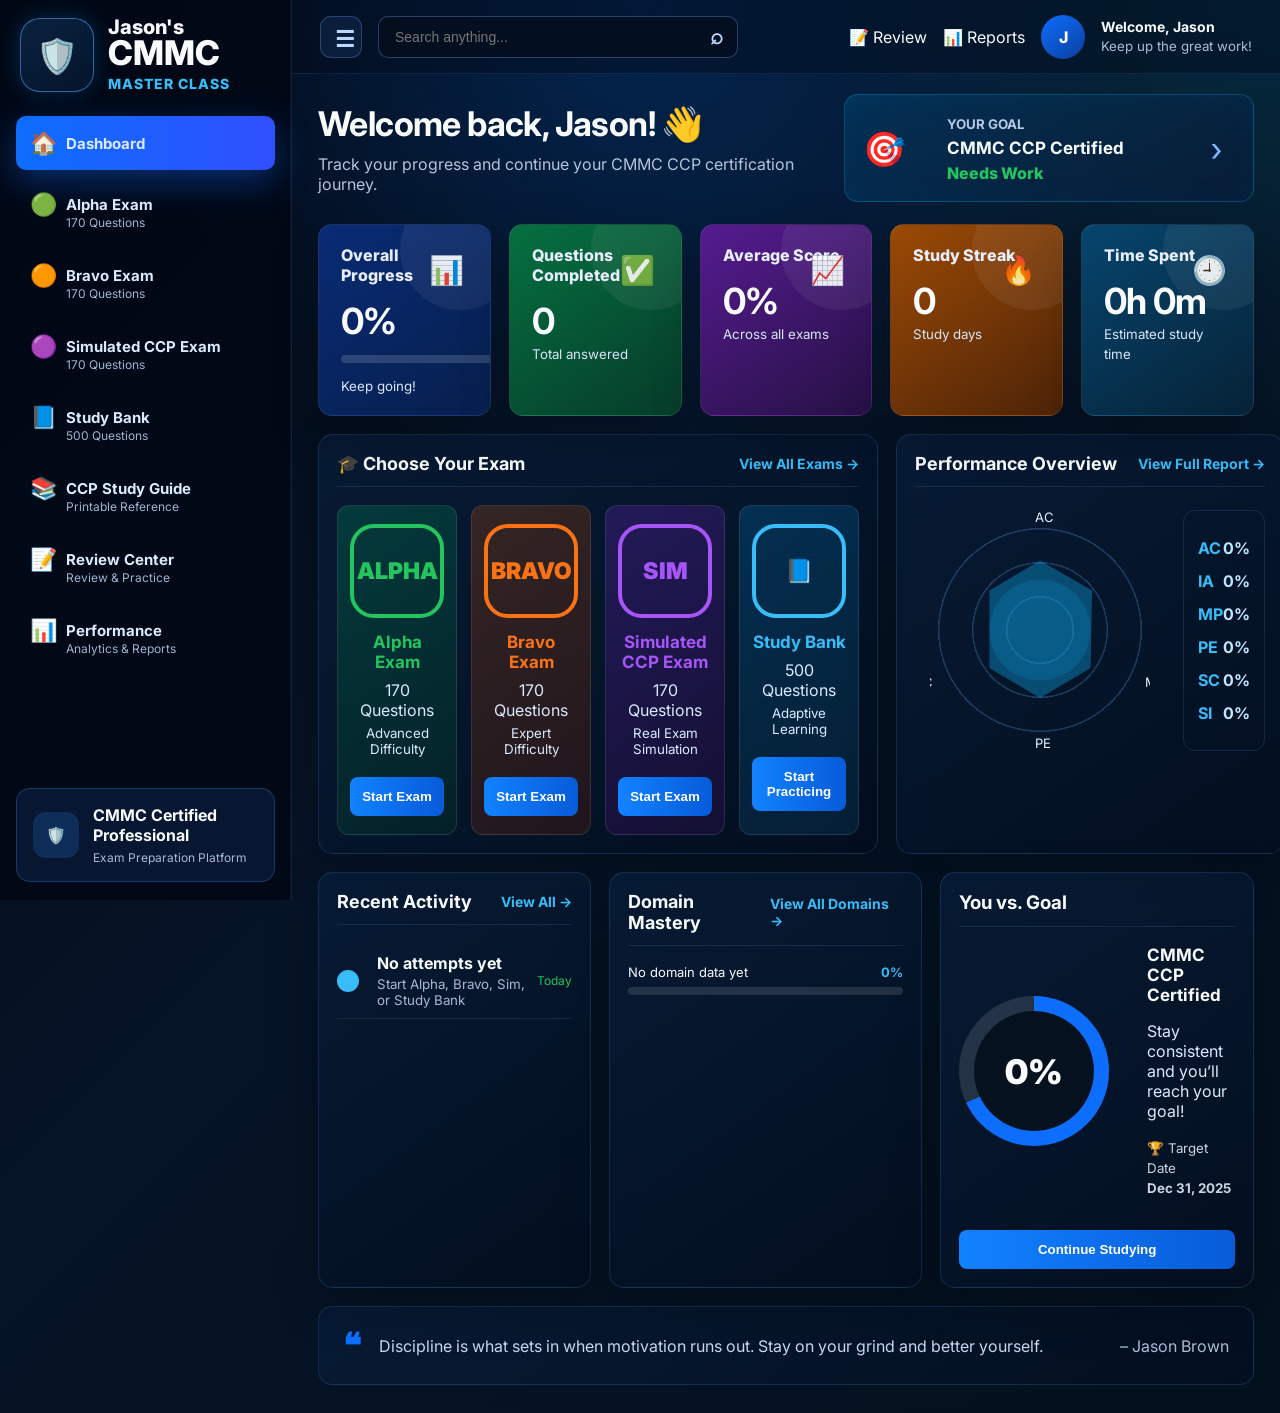
<file: index.html>
<!DOCTYPE html>
<html lang="en">
<head>
  <meta charset="UTF-8" />
  <meta name="viewport" content="width=device-width, initial-scale=1.0" />
  <title>Jason's CMMC Master Class</title>
  <link rel="stylesheet" href="css/style.css?v=12" />
</head>

<body class="dash-body">

<aside class="side">
  <div class="logo-row">
    <div class="logo-badge">🛡️</div>
    <div>
      <div class="logo-title">Jason's<br><span>CMMC</span></div>
      <div class="logo-sub">MASTER CLASS</div>
    </div>
  </div>

  <nav class="side-nav">
    <a class="active" href="index.html"><span>🏠</span><b>Dashboard</b></a>
    <a href="exam-alpha.html"><span>🟢</span><b>Alpha Exam</b><small>170 Questions</small></a>
    <a href="exam-bravo.html"><span>🟠</span><b>Bravo Exam</b><small>170 Questions</small></a>
    <a href="exam-sim.html"><span>🟣</span><b>Simulated CCP Exam</b><small>170 Questions</small></a>
    <a href="study-bank.html"><span>📘</span><b>Study Bank</b><small>500 Questions</small></a>
    <a href="study-guide.html"><span>📚</span><b>CCP Study Guide</b><small>Printable Reference</small></a>
    <a href="review.html"><span>📝</span><b>Review Center</b><small>Review & Practice</small></a>
    <a href="dashboard.html"><span>📊</span><b>Performance</b><small>Analytics & Reports</small></a>
  </nav>

  <div class="side-bottom">
    <div class="mini-shield">🛡️</div>
    <div>
      <b>CMMC Certified<br>Professional</b>
      <small>Exam Preparation Platform</small>
    </div>
  </div>
</aside>

<main class="dash-main">

  <header class="dash-top">
    <div class="top-left">
      <button class="hamburger">☰</button>

      <div class="search">
        <input
          id="dashboardSearch"
          type="text"
          placeholder="Search anything..."
          onkeydown="handleDashboardSearch(event)"
        />
        <button onclick="runDashboardSearch()">⌕</button>
      </div>
    </div>

    <div class="top-right">
      <a href="review.html" class="top-action">📝 Review</a>
      <a href="dashboard.html" class="top-action">📊 Reports</a>

      <div class="avatar">J</div>

      <div class="welcome-mini">
        <b>Welcome, Jason</b>
        <small>Keep up the great work!</small>
      </div>
    </div>
  </header>

  <section class="hero-row">
    <div>
      <h1>Welcome back, Jason! 👋</h1>
      <p>Track your progress and continue your CMMC CCP certification journey.</p>
    </div>

    <div class="goal-box">
      <div class="goal-icon">🎯</div>
      <div>
        <small>YOUR GOAL</small>
        <b>CMMC CCP Certified</b>
        <span id="goalStatus">You’re on your way!</span>
      </div>
      <div class="chev">›</div>
    </div>
  </section>

  <section class="metric-row">
    <div class="metric blue-card">
      <p>Overall Progress</p>
      <h2 id="overallProgress">0%</h2>
      <div class="progress-line">
        <span id="overallProgressBar" style="width:0%"></span>
      </div>
      <small>Keep going!</small>
      <div class="metric-icon">📊</div>
    </div>

    <div class="metric green-card">
      <p>Questions Completed</p>
      <h2 id="questionsCompleted">0</h2>
      <small>Total answered</small>
      <div class="metric-icon">✅</div>
    </div>

    <div class="metric purple-card">
      <p>Average Score</p>
      <h2 id="averageScore">0%</h2>
      <small>Across all exams</small>
      <div class="metric-icon">📈</div>
    </div>

    <div class="metric orange-card">
      <p>Study Streak</p>
      <h2 id="studyStreak">0</h2>
      <small>Study days</small>
      <div class="metric-icon">🔥</div>
    </div>

    <div class="metric cyan-card">
      <p>Time Spent</p>
      <h2 id="timeSpent">0h 0m</h2>
      <small>Estimated study time</small>
      <div class="metric-icon">🕘</div>
    </div>
  </section>

  <section class="middle-grid">

    <div class="panel choose-panel">
      <div class="panel-head">
        <h3>🎓 Choose Your Exam</h3>
        <a href="exam-sim.html">View All Exams →</a>
      </div>

      <div class="exam-cards">
        <a class="exam-tile alpha-tile" href="exam-alpha.html">
          <div class="tile-shield">ALPHA</div>
          <h4>Alpha Exam</h4>
          <p>170 Questions</p>
          <small>Advanced Difficulty</small>
          <button>Start Exam</button>
        </a>

        <a class="exam-tile bravo-tile" href="exam-bravo.html">
          <div class="tile-shield">BRAVO</div>
          <h4>Bravo Exam</h4>
          <p>170 Questions</p>
          <small>Expert Difficulty</small>
          <button>Start Exam</button>
        </a>

        <a class="exam-tile sim-tile" href="exam-sim.html">
          <div class="tile-shield">SIM</div>
          <h4>Simulated CCP Exam</h4>
          <p>170 Questions</p>
          <small>Real Exam Simulation</small>
          <button>Start Exam</button>
        </a>

        <a class="exam-tile bank-tile" href="study-bank.html">
          <div class="tile-shield">📘</div>
          <h4>Study Bank</h4>
          <p>500 Questions</p>
          <small>Adaptive Learning</small>
          <button>Start Practicing</button>
        </a>
      </div>
    </div>

    <div class="panel performance-card">
      <div class="panel-head">
        <h3>Performance Overview</h3>
        <a href="dashboard.html">View Full Report →</a>
      </div>

      <div class="radar-wrap">
        <div class="radar">
          <span>AC</span>
          <span>IA</span>
          <span>MP</span>
          <span>PE</span>
          <span>SC</span>
          <span>SI</span>
          <div class="radar-poly"></div>
        </div>

        <div id="performanceScoreList" class="score-list">
          <p><b>AC</b><strong>0%</strong></p>
          <p><b>IA</b><strong>0%</strong></p>
          <p><b>MP</b><strong>0%</strong></p>
          <p><b>PE</b><strong>0%</strong></p>
          <p><b>SC</b><strong>0%</strong></p>
          <p><b>SI</b><strong>0%</strong></p>
        </div>
      </div>
    </div>

  </section>

  <section class="bottom-grid">

    <div class="panel">
      <div class="panel-head">
        <h3>Recent Activity</h3>
        <a href="dashboard.html">View All →</a>
      </div>

      <div id="recentActivityList" class="activity-list">
        <div>
          <span class="dot blue"></span>
          <p>
            <b>No attempts yet</b>
            <small>Start an exam or study session</small>
          </p>
          <em>Today</em>
        </div>
      </div>
    </div>

    <div class="panel">
      <div class="panel-head">
        <h3>Domain Mastery</h3>
        <a href="dashboard.html">View All Domains →</a>
      </div>

      <div id="domainMasteryList" class="mastery-list">
        <div>
          <p>No domain data yet<b>0%</b></p>
          <span><i style="width:0%"></i></span>
        </div>
      </div>
    </div>

    <div class="panel goal-panel">
      <h3>You vs. Goal</h3>

      <div id="goalRing" class="goal-ring">
        0%
        <small>Towards Your Goal</small>
      </div>

      <div class="goal-text">
        <b>CMMC CCP Certified</b>
        <p>Stay consistent and you’ll reach your goal!</p>
        <small>🏆 Target Date<br><strong>Dec 31, 2025</strong></small>
      </div>

      <a href="study-bank.html">
        <button>Continue Studying</button>
      </a>
    </div>

  </section>

  <footer class="quote-bar">
    <b>❝</b>
    <span>Discipline is what sets in when motivation runs out. Stay on your grind and better yourself.</span>
    <em>– Jason Brown</em>
  </footer>

</main>

<script>
function handleDashboardSearch(event) {
  if (event.key === "Enter") {
    runDashboardSearch();
  }
}

function runDashboardSearch() {
  const term = document
    .getElementById("dashboardSearch")
    .value
    .trim()
    .toLowerCase();

  if (!term) return;

  const routes = [
    { keys: ["alpha", "alpha exam"], url: "exam-alpha.html" },
    { keys: ["bravo", "bravo exam"], url: "exam-bravo.html" },
    { keys: ["sim", "simulation", "simulated", "simulated exam"], url: "exam-sim.html" },
    { keys: ["study", "study bank", "bank", "practice"], url: "study-bank.html" },
    { keys: ["review", "missed", "incorrect", "wrong"], url: "review.html" },
    { keys: ["dashboard", "performance", "analytics", "report", "stats"], url: "dashboard.html" }
  ];

  const match = routes.find(route =>
    route.keys.some(key => term.includes(key))
  );

  if (match) {
    window.location.href = match.url;
  } else {
    alert("Try searching: Alpha, Bravo, Simulated Exam, Study Bank, Review, or Performance.");
  }
}
</script>

<script src="js/home-dashboard.js?v=3"></script>

</body>
</html>
</file>
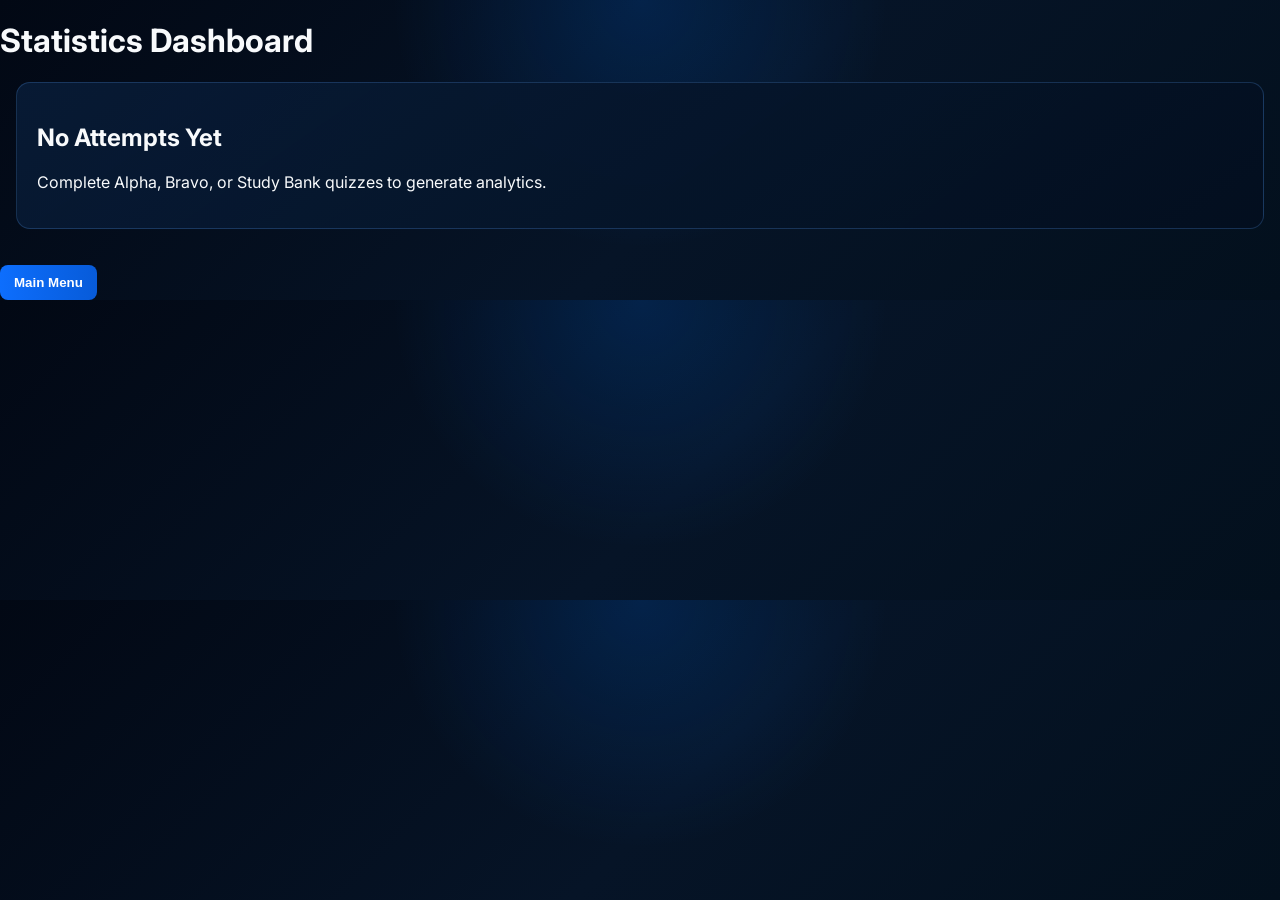
<file: dashboard.html>
<!DOCTYPE html>
<html>
<head>
  <title>Statistics Dashboard</title>
  <link rel="stylesheet" href="css/style.css">
</head>

<body>

<h1>Statistics Dashboard</h1>

<div id="dashboardContainer">Loading dashboard...</div>

<br>

<a href="index.html"><button>Main Menu</button></a>

<script src="js/dashboard.js"></script>

</body>
</html>
</file>
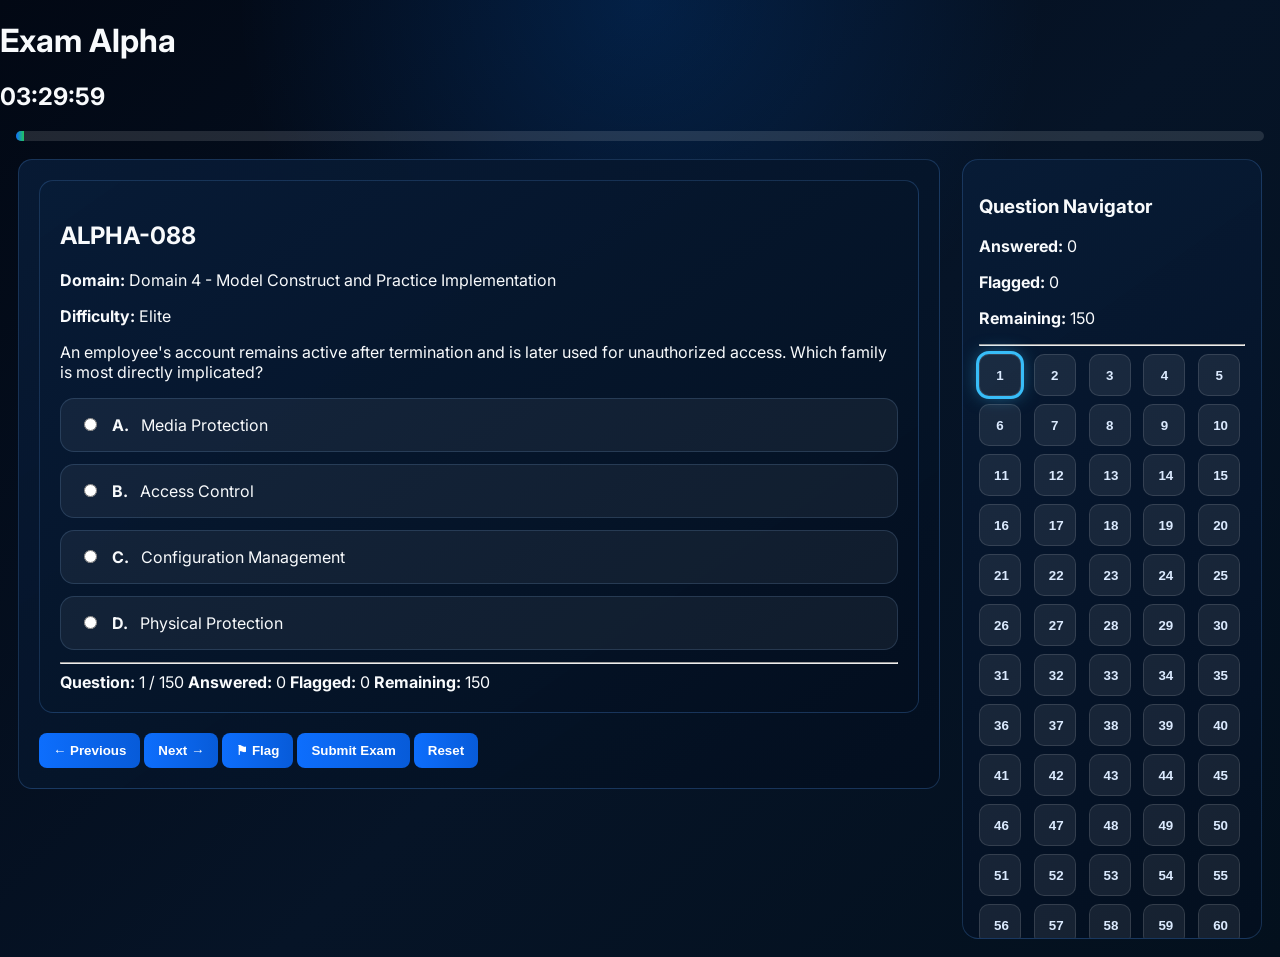
<file: exam-alpha.html>
<!DOCTYPE html>
<html>
<head>
  <title>Exam Alpha</title>
  <link rel="stylesheet" href="css/style.css">
</head>

<body>

<h1>Exam Alpha</h1>

<h2 id="timer">03:30:00</h2>

<div id="progressBarContainer">
  <div id="progressBar"></div>
</div>

<div class="exam-layout">

  <div class="exam-main">

    <div id="questionContainer">
      Loading...
    </div>

    <br>

    <div class="exam-action-bar">
  <button onclick="previousQuestion()">← Previous</button>
  <button onclick="nextQuestion()">Next →</button>
  <button onclick="flagQuestion()">⚑ Flag</button>
  <button onclick="submitExam()" class="submit-btn">Submit Exam</button>
  <button onclick="resetExam()" class="reset-btn">Reset</button>
</div>
  </div>

  <div id="questionNav"></div>

</div>

<script>
window.examType="alpha";
</script>

<script src="js/timer.js"></script>
<script src="js/app.js"></script>
<script src="js/scoring.js"></script>

</body>
</html>
</file>
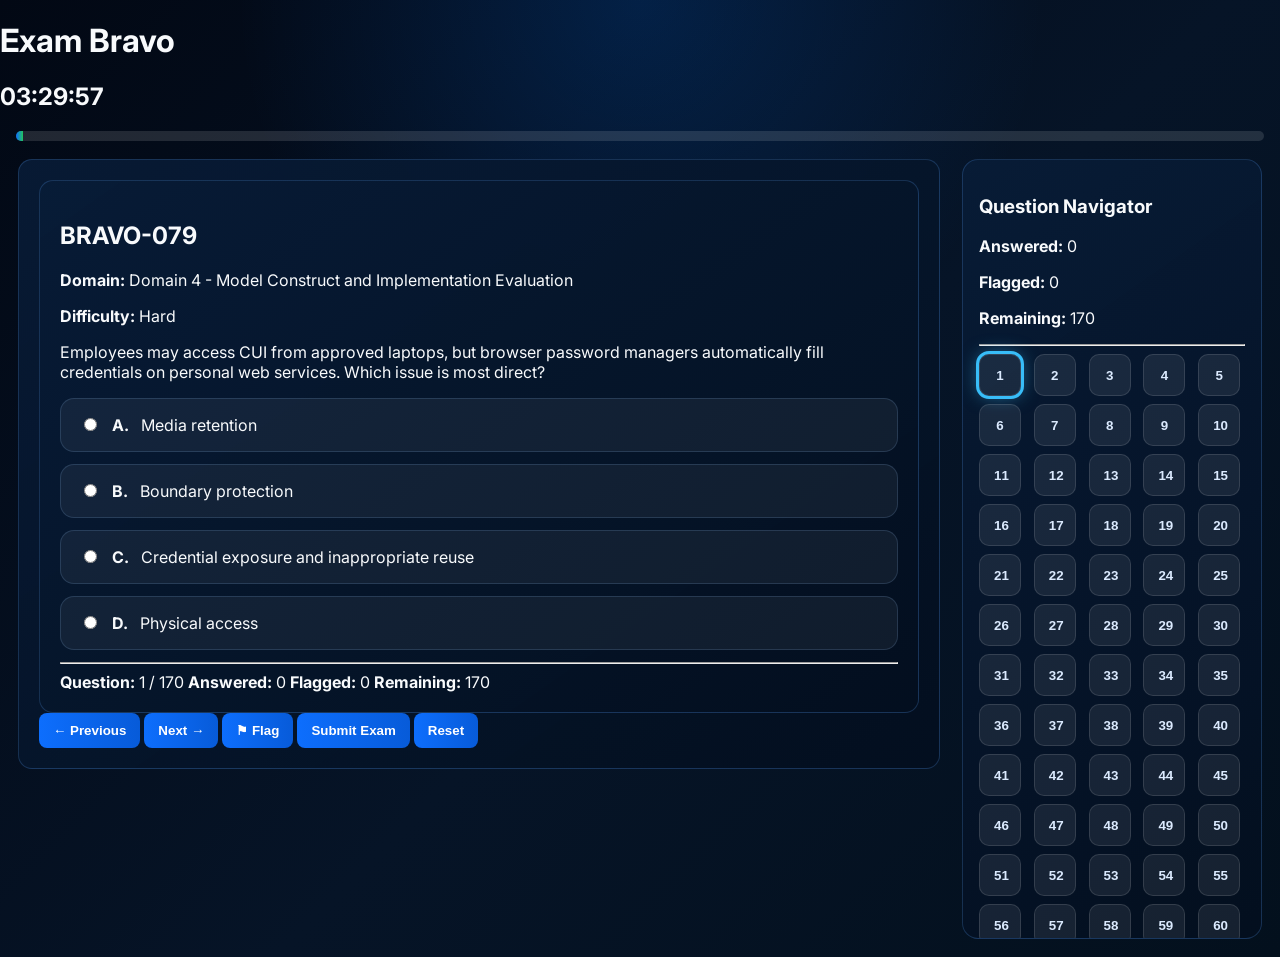
<file: exam-bravo.html>
<!DOCTYPE html>
<html>
<head>
    <title>Exam Bravo</title>
    <link rel="stylesheet" href="css/style.css">
</head>

<body>

<h1>Exam Bravo</h1>

<h2 id="timer">03:30:00</h2>

<div id="progressBarContainer">
    <div id="progressBar"></div>
</div>

<div class="exam-layout">

  <div class="exam-main">

    <div id="questionContainer">
      Loading...
    </div>

  <div class="exam-action-bar">
  <button onclick="previousQuestion()">← Previous</button>
  <button onclick="nextQuestion()">Next →</button>
  <button onclick="flagQuestion()">⚑ Flag</button>
  <button onclick="submitExam()" class="submit-btn">Submit Exam</button>
  <button onclick="resetExam()" class="reset-btn">Reset</button>
</div>
  </div>

  <div id="questionNav"></div>

</div>

<script>
window.examType="bravo";
</script>

<script src="js/timer.js"></script>
<script src="js/app.js"></script>
<script src="js/scoring.js"></script>

</body>
</html>
</file>
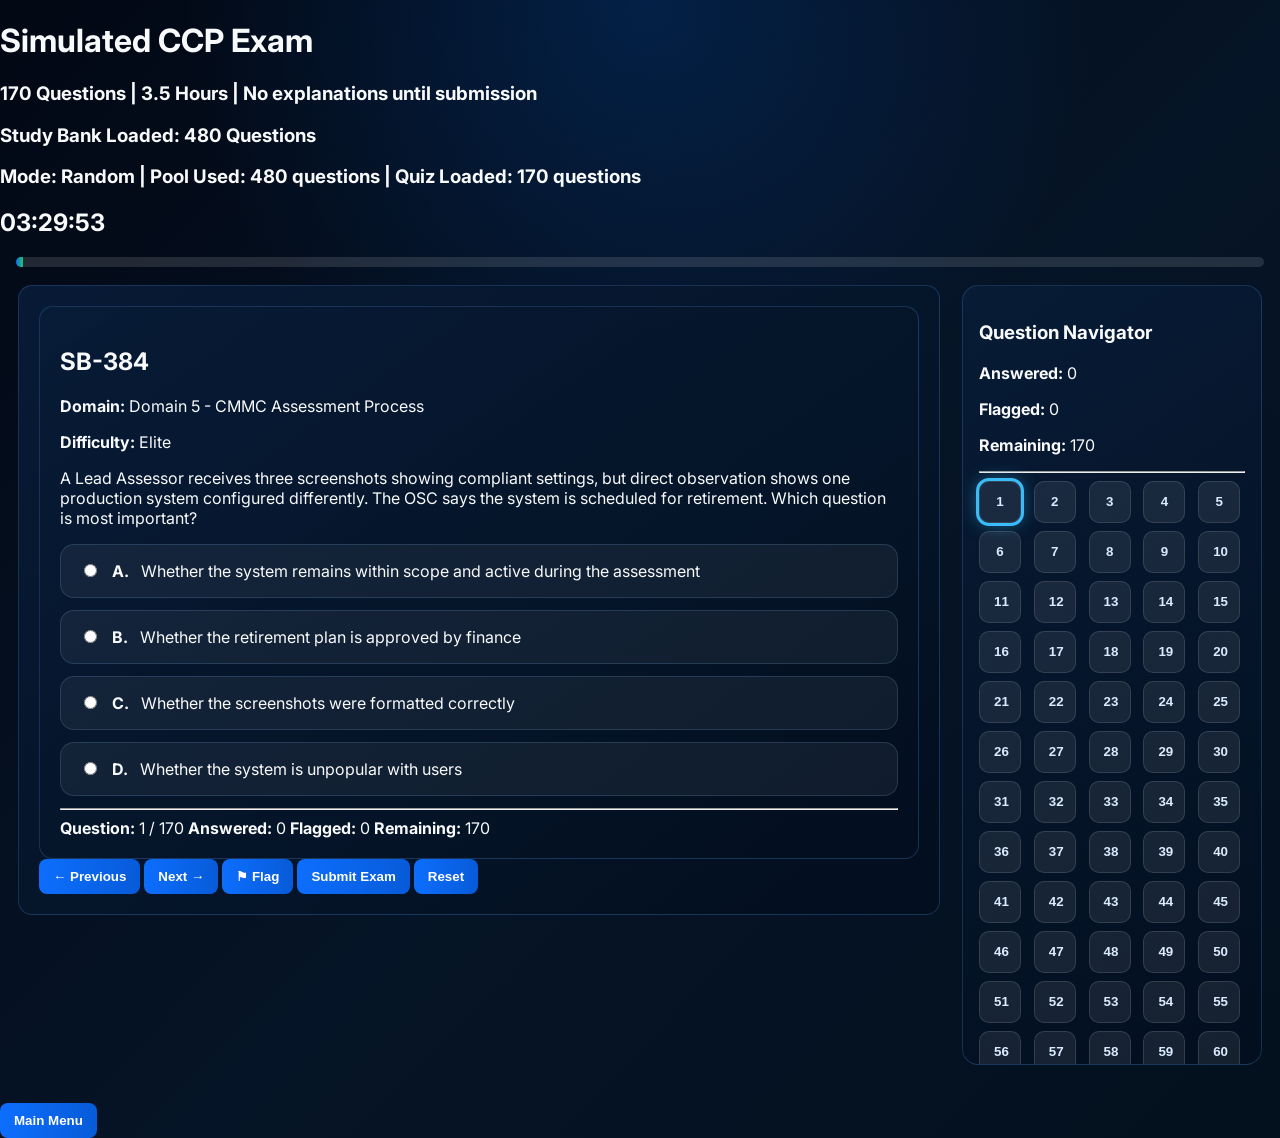
<file: exam-sim.html>
<!DOCTYPE html>
<html>
<head>
  <title>Simulated CCP Exam</title>
  <link rel="stylesheet" href="css/style.css">
</head>

<body>

<h1>Simulated CCP Exam</h1>

<h3>170 Questions | 3.5 Hours | No explanations until submission</h3>

<h3 id="questionCount">Loading question count...</h3>
<h3 id="modeIndicator">Mode: Simulated Exam</h3>

<h2 id="timer">03:30:00</h2>

<div id="progressBarContainer">
  <div id="progressBar"></div>
</div>

<div class="exam-layout">

  <div class="exam-main">

    <div id="questionContainer">
      Loading...
    </div>

<div class="exam-action-bar">
  <button onclick="previousQuestion()">← Previous</button>
  <button onclick="nextQuestion()">Next →</button>
  <button onclick="flagQuestion()">⚑ Flag</button>
  <button onclick="submitExam()" class="submit-btn">Submit Exam</button>
  <button onclick="resetExam()" class="reset-btn">Reset</button>
</div>
  </div>

  <div id="questionNav"></div>

</div>
<br>

<a href="index.html"><button>Main Menu</button></a>

<script>
window.examType = "study";
localStorage.setItem("studyQuestionCount", "170");
localStorage.setItem("studyMode", "random");
</script>

<script src="js/timer.js"></script>
<script src="js/app.js"></script>
<script src="js/scoring.js"></script>

</body>
</html>
</file>
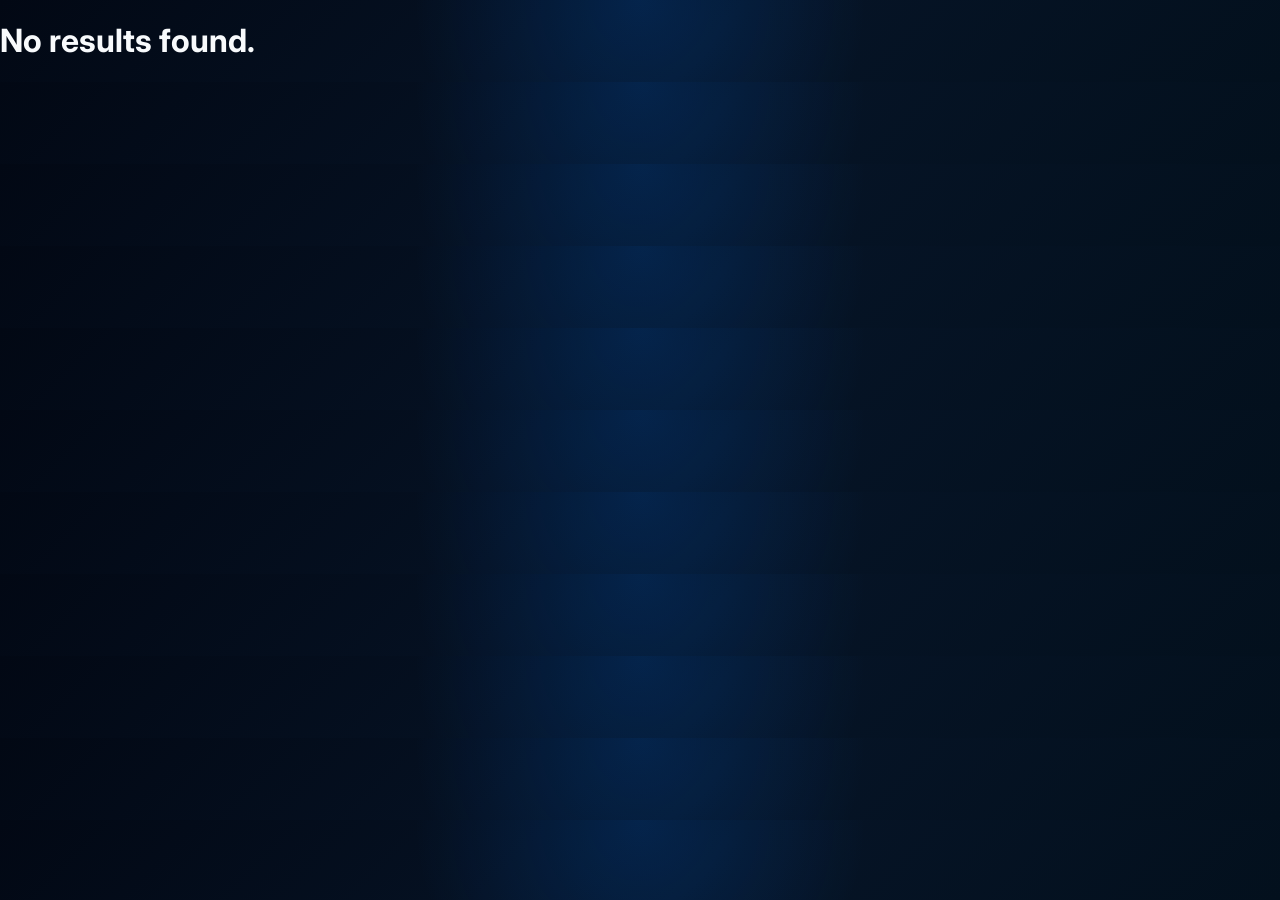
<file: results.html>
<!DOCTYPE html>
<html>
<head>
  <title>Results</title>
  <link rel="stylesheet" href="css/style.css">
</head>

<body>
  <div id="results">Loading Results...</div>

  <script>
    document.getElementById("results").innerHTML =
      localStorage.getItem("results") || "<h1>No results found.</h1>";
  </script>
</body>
</html>
</file>
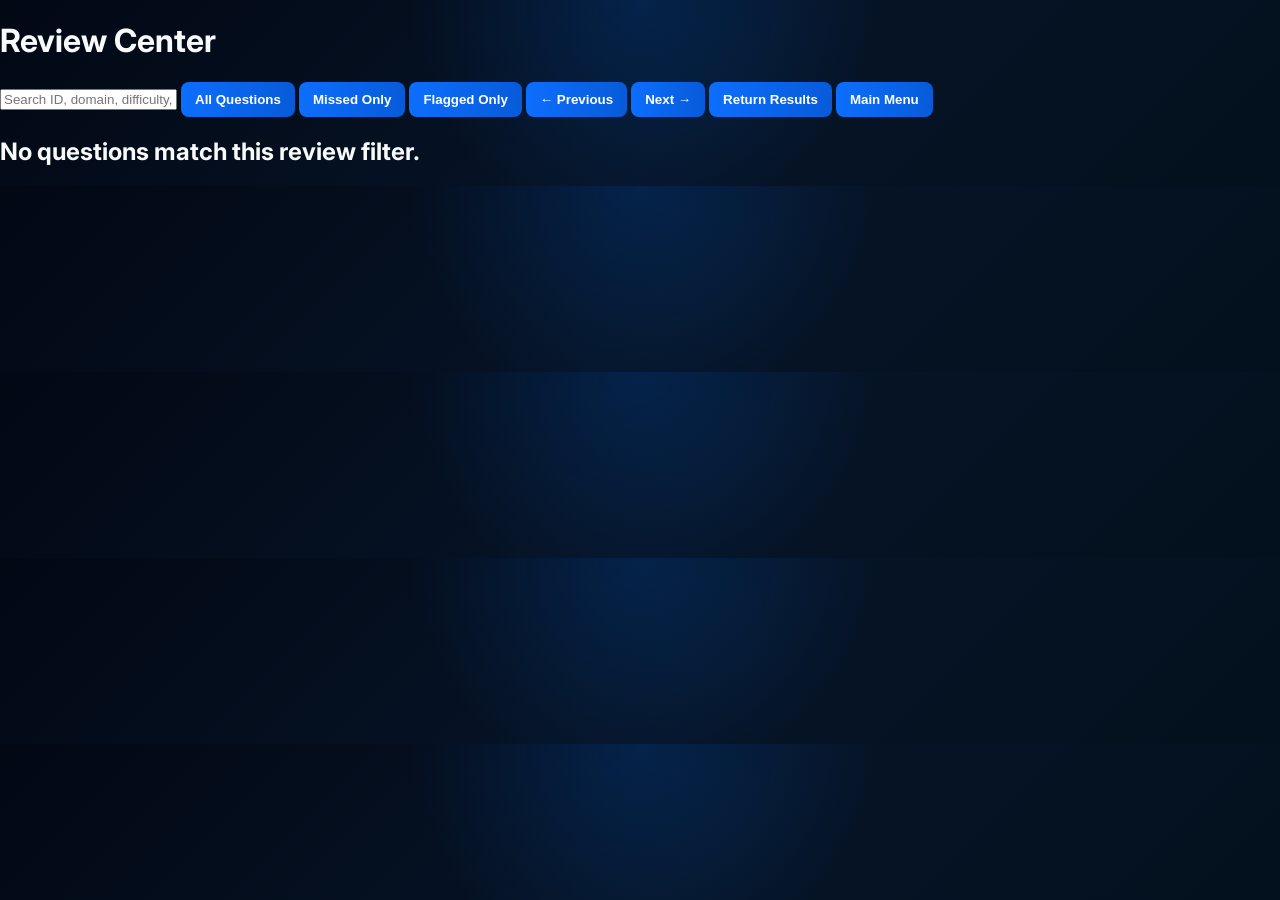
<file: review.html>
<!DOCTYPE html>
<html lang="en">
<head>
  <meta charset="UTF-8" />
  <meta name="viewport" content="width=device-width, initial-scale=1.0" />
  <title>Review Center</title>
  <link rel="stylesheet" href="css/style.css?v=12" />
</head>

<body>

<h1>Review Center</h1>

<div class="review-toolbar">
  <input id="reviewSearch" type="text" placeholder="Search ID, domain, difficulty, tag..." oninput="searchReview()" />

  <button onclick="showAllReviews()">All Questions</button>
  <button onclick="showMissedOnly()">Missed Only</button>
  <button onclick="showFlaggedOnly()">Flagged Only</button>
  <button onclick="previousReview()">← Previous</button>
  <button onclick="nextReview()">Next →</button>

  <a href="results.html"><button>Return Results</button></a>
  <a href="index.html"><button>Main Menu</button></a>
</div>

<h3 id="reviewCounter"></h3>

<div id="reviewContainer"></div>

<script src="js/review.js"></script>

</body>
</html>
</file>
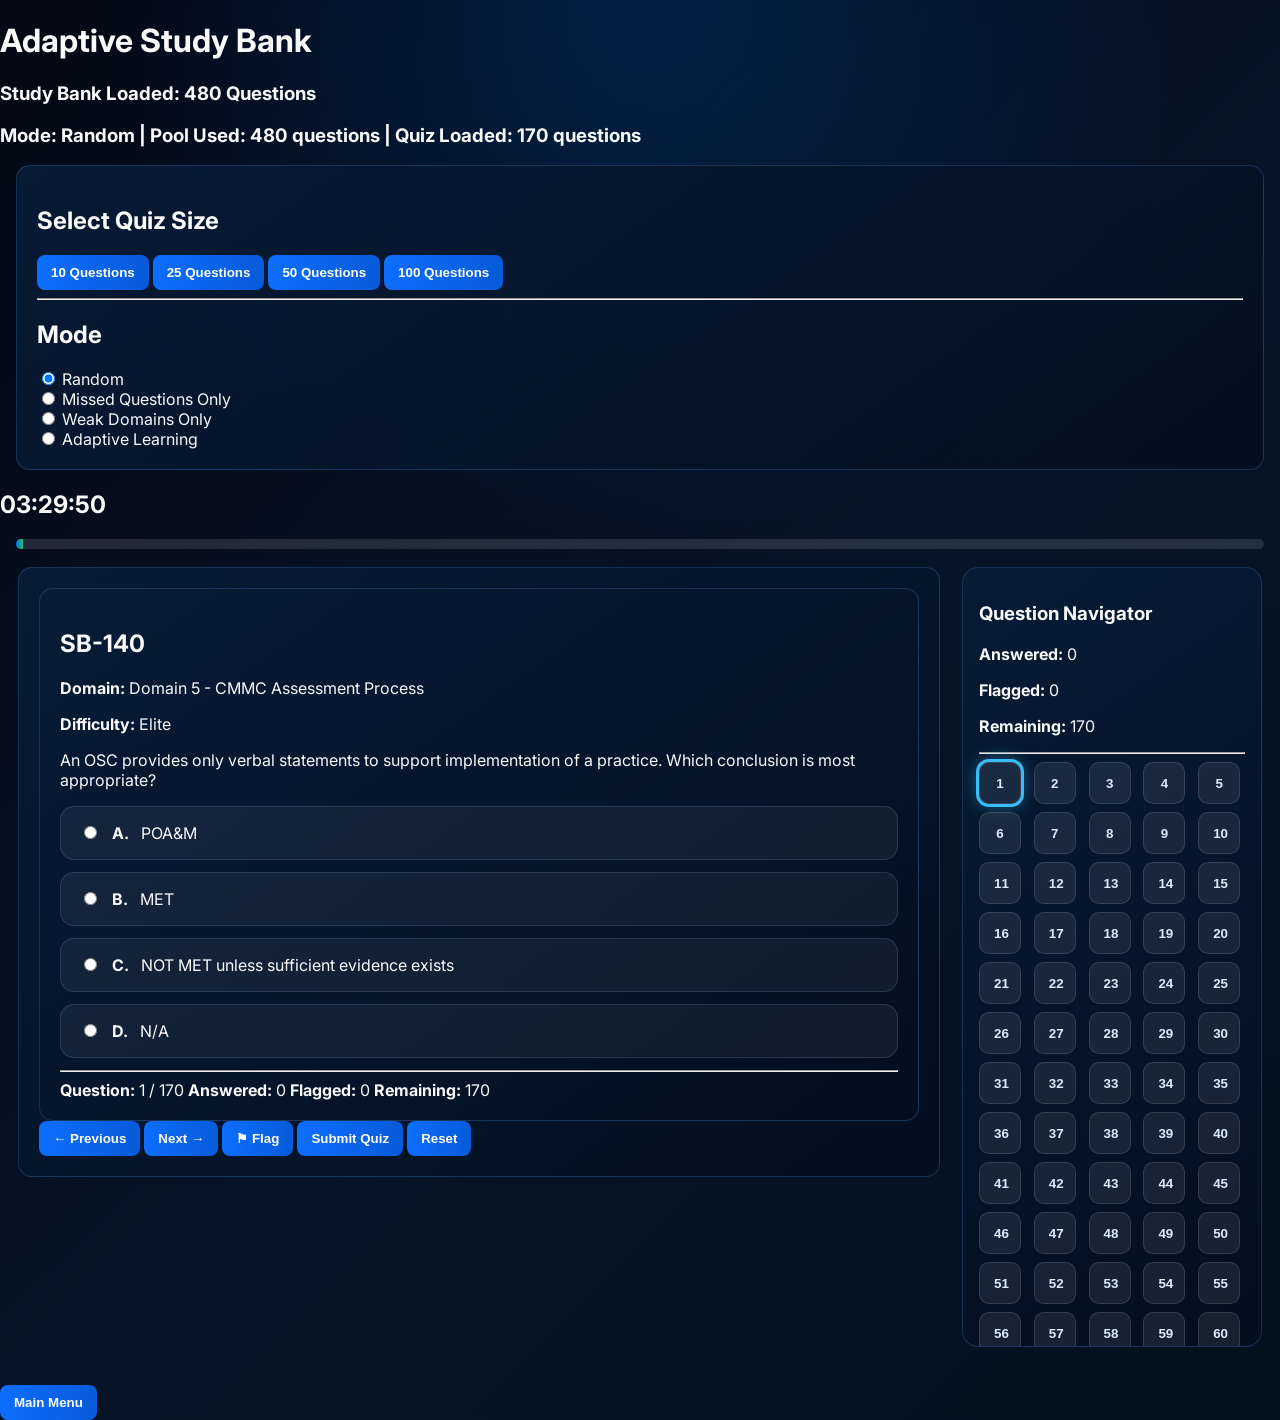
<file: study-bank.html>
<!DOCTYPE html>
<html>
<head>
  <title>Study Bank</title>
  <link rel="stylesheet" href="css/style.css">
</head>

<body>

<h1>Adaptive Study Bank</h1>

<h3 id="questionCount">Loading question count...</h3>
<h3 id="modeIndicator">Mode: Not started</h3>

<div class="dashboard-card">
  <h2>Select Quiz Size</h2>

  <button onclick="startStudy(10)">10 Questions</button>
  <button onclick="startStudy(25)">25 Questions</button>
  <button onclick="startStudy(50)">50 Questions</button>
  <button onclick="startStudy(100)">100 Questions</button>

  <hr>

  <h2>Mode</h2>

  <label><input type="radio" name="mode" value="random" checked> Random</label><br>
  <label><input type="radio" name="mode" value="missed"> Missed Questions Only</label><br>
  <label><input type="radio" name="mode" value="weak"> Weak Domains Only</label><br>
  <label><input type="radio" name="mode" value="adaptive"> Adaptive Learning</label>
</div>

<div id="studyLaunchArea">

  <h2 id="timer">03:30:00</h2>

  <div id="progressBarContainer">
    <div id="progressBar"></div>
  </div>

<div class="exam-layout">

  <div class="exam-main">

    <div id="questionContainer">
      Loading...
    </div>

   <div class="exam-action-bar">
  <button onclick="previousQuestion()">← Previous</button>
  <button onclick="nextQuestion()">Next →</button>
  <button onclick="flagQuestion()">⚑ Flag</button>
  <button onclick="submitExam()" class="submit-btn">Submit Quiz</button>
  <button onclick="resetExam()" class="reset-btn">Reset</button>
</div>
  </div>

  <div id="questionNav"></div>

</div>

<br>

<a href="index.html"><button>Main Menu</button></a>

<script>
window.examType = "study";
</script>

<script src="js/adaptive.js"></script>
<script src="js/timer.js"></script>
<script src="js/app.js"></script>
<script src="js/scoring.js"></script>

</body>
</html>
</file>
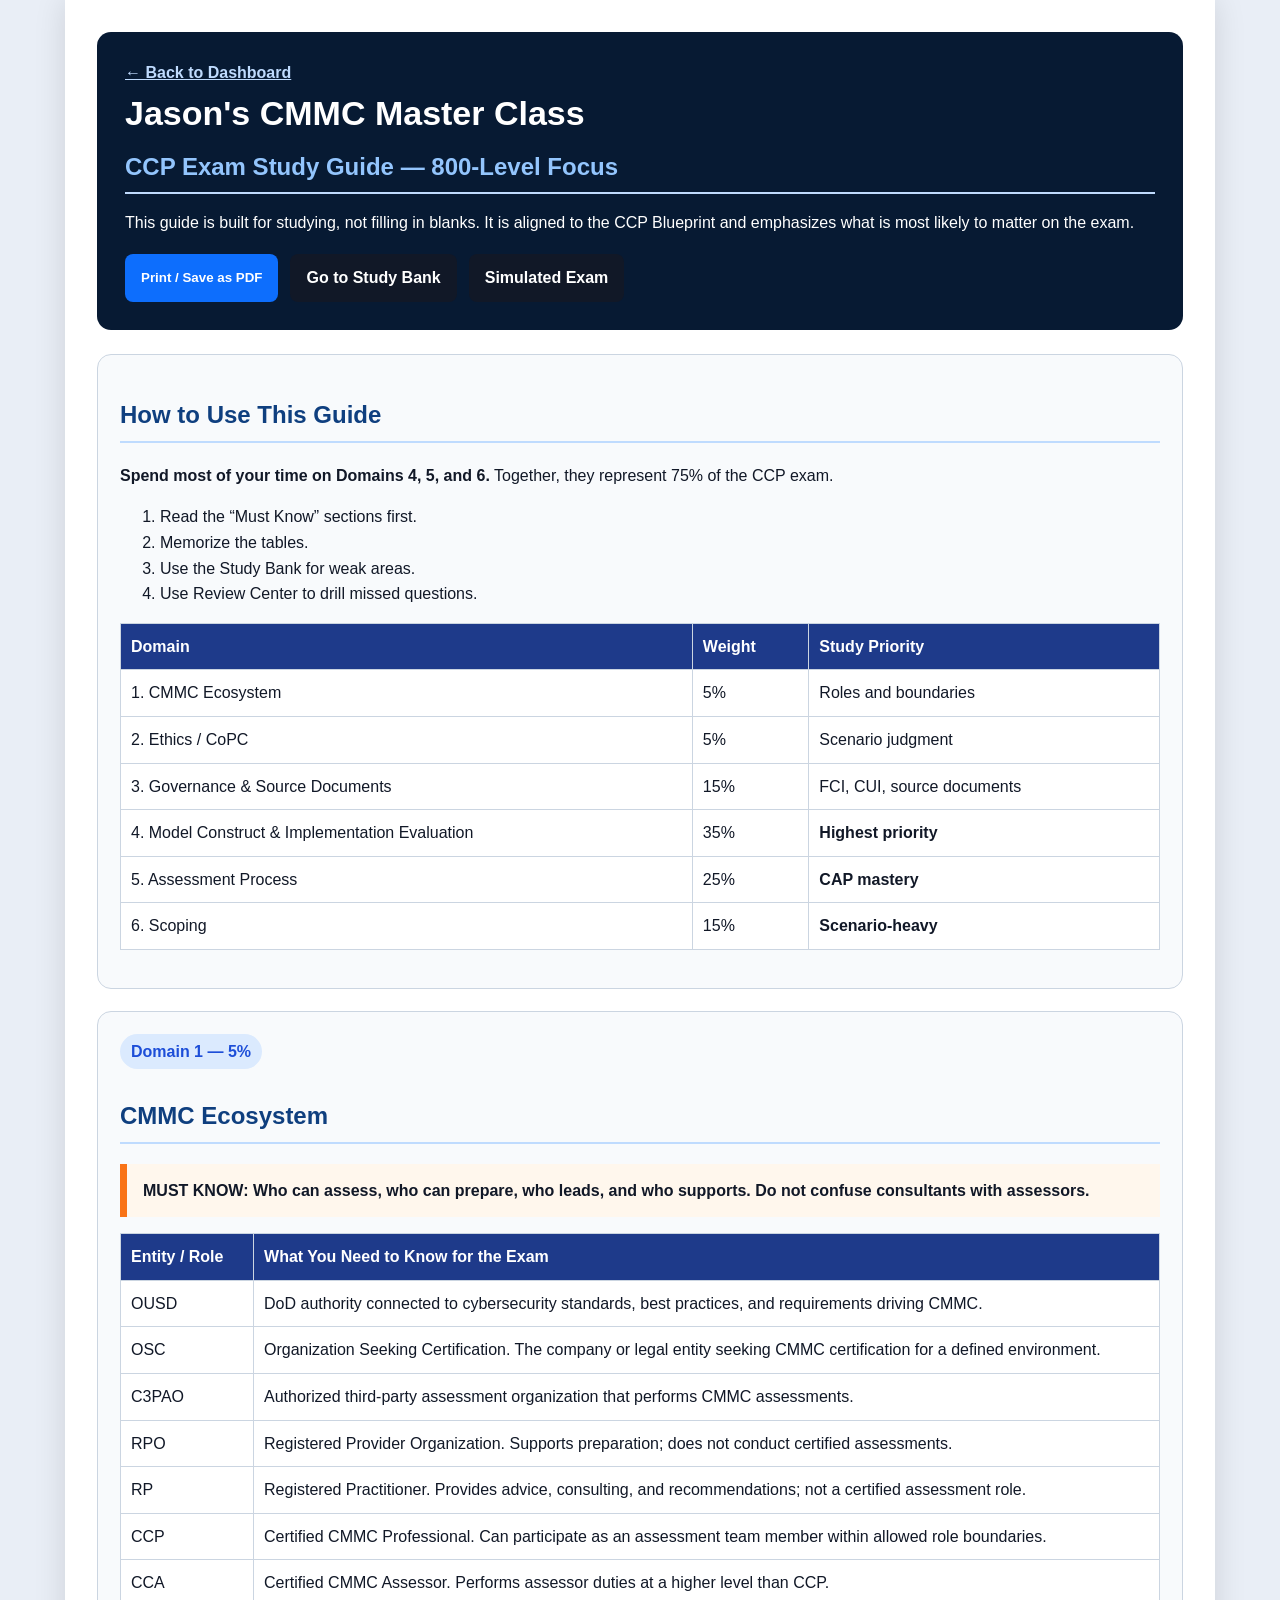
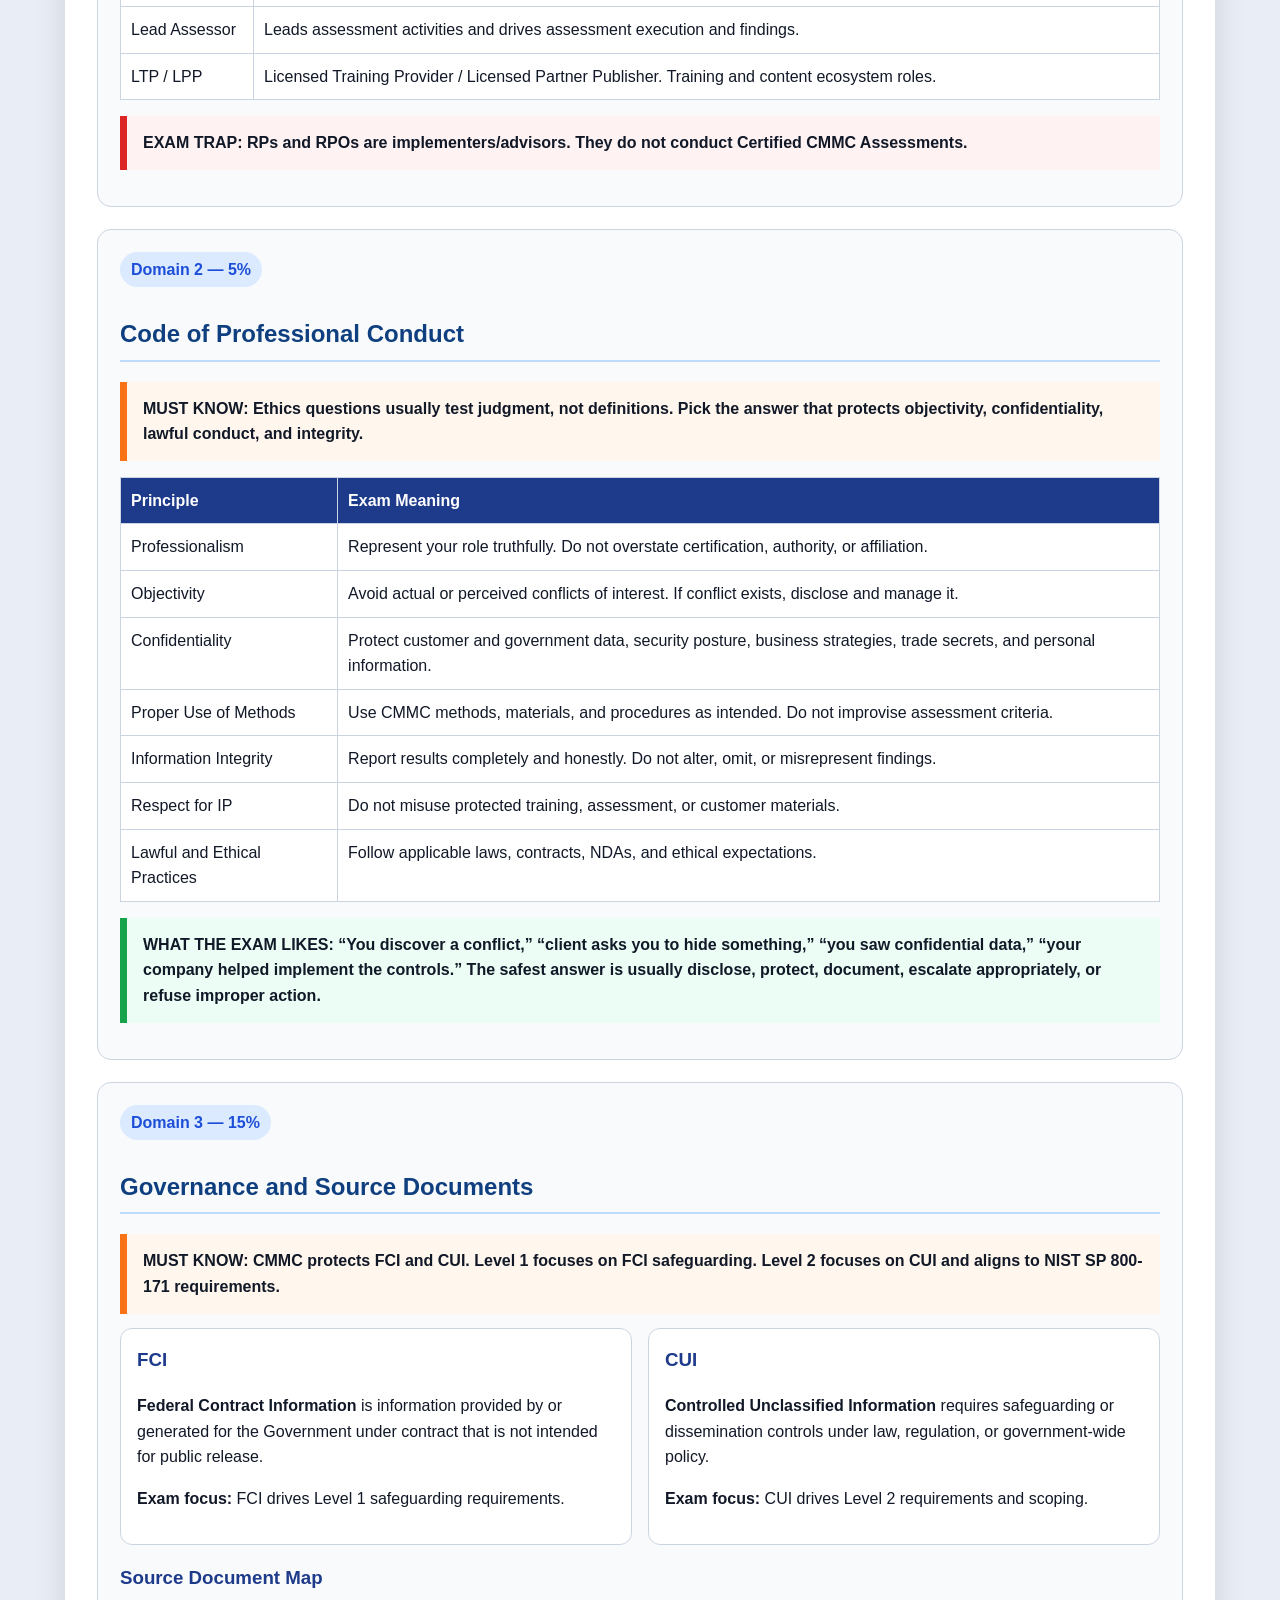
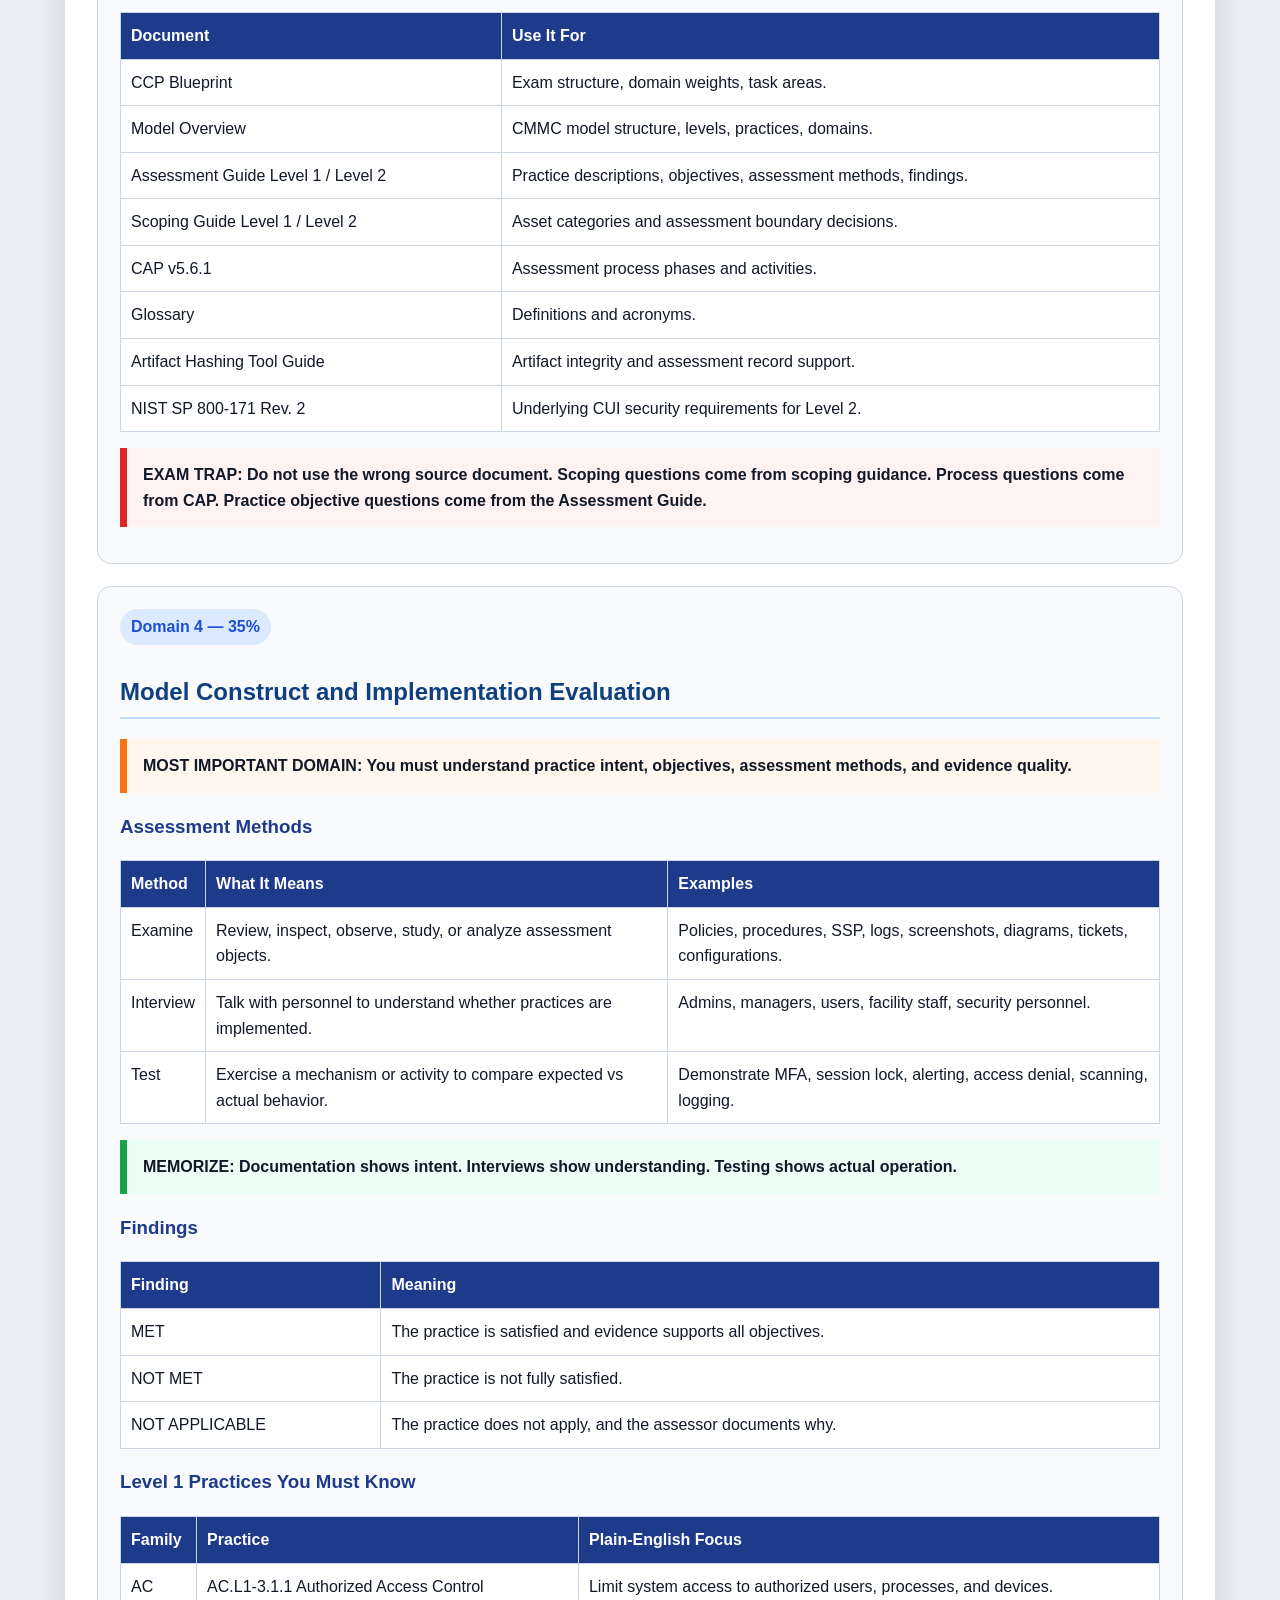
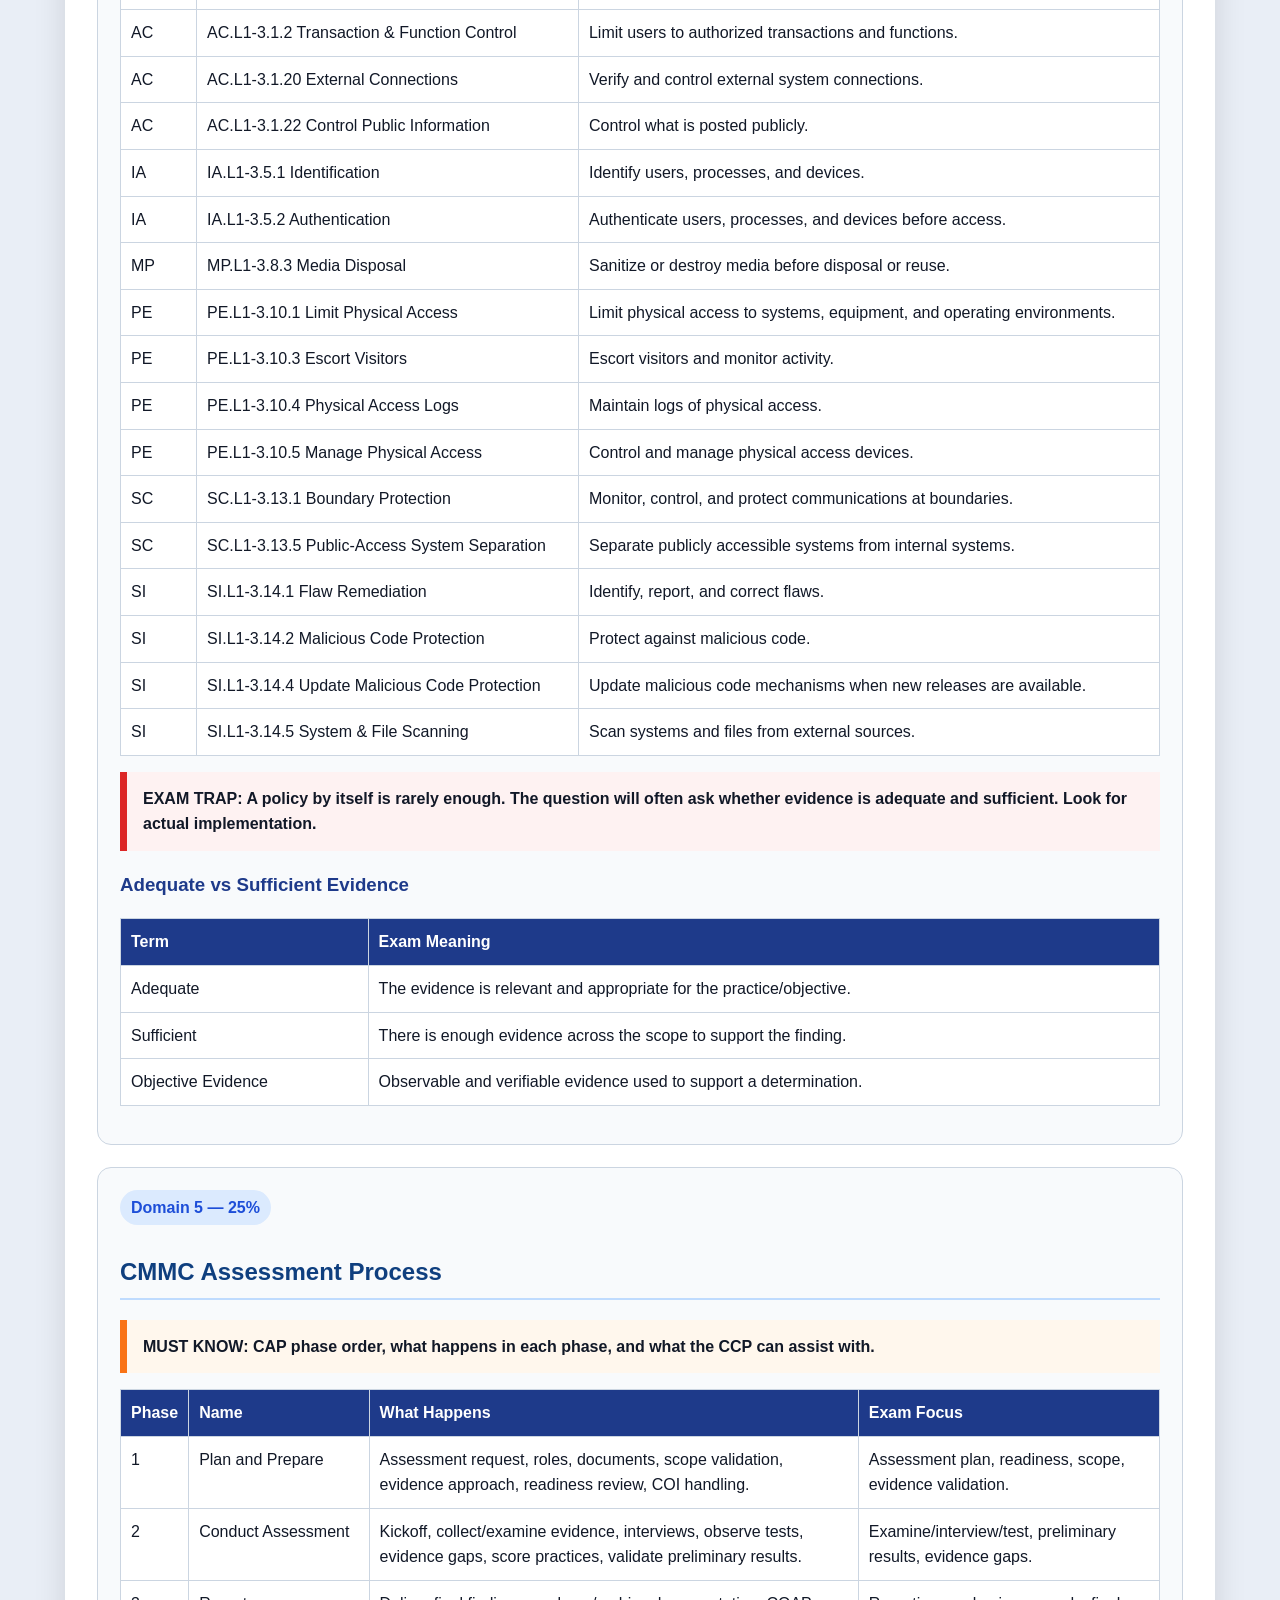
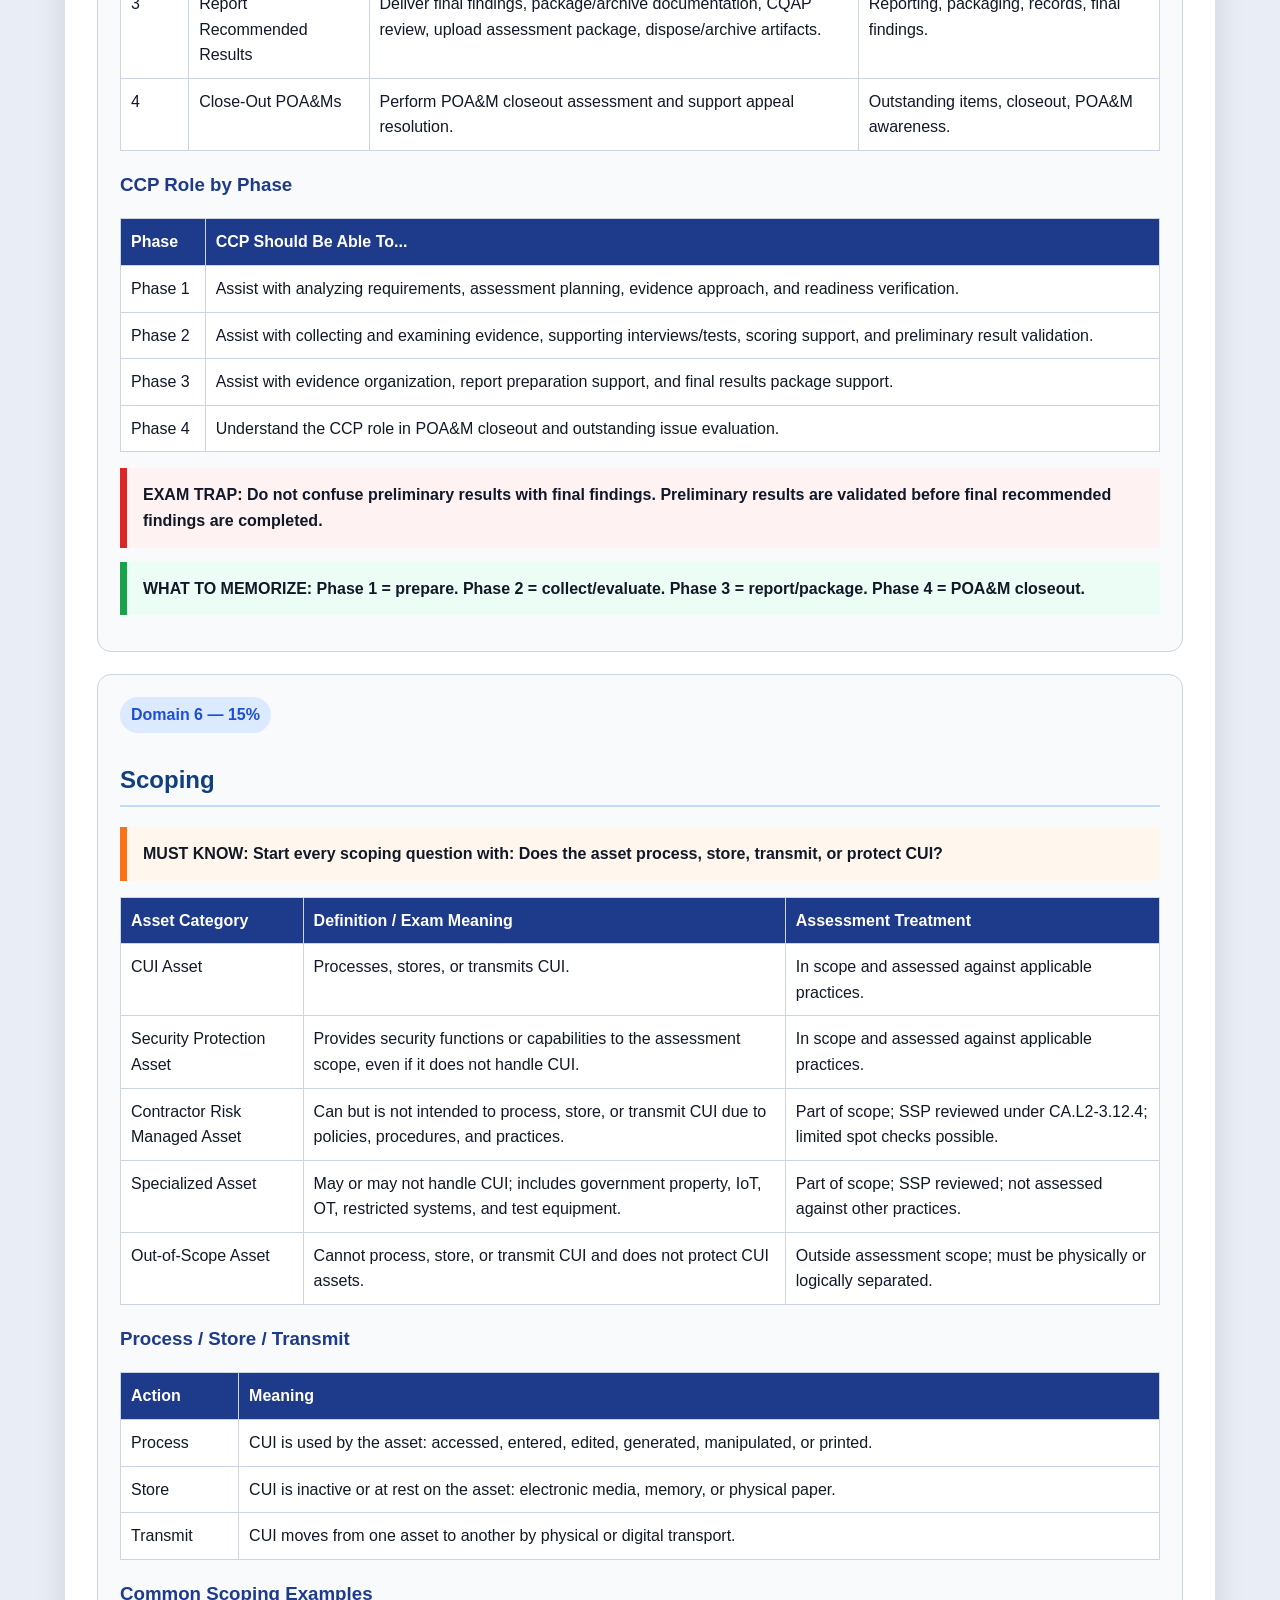
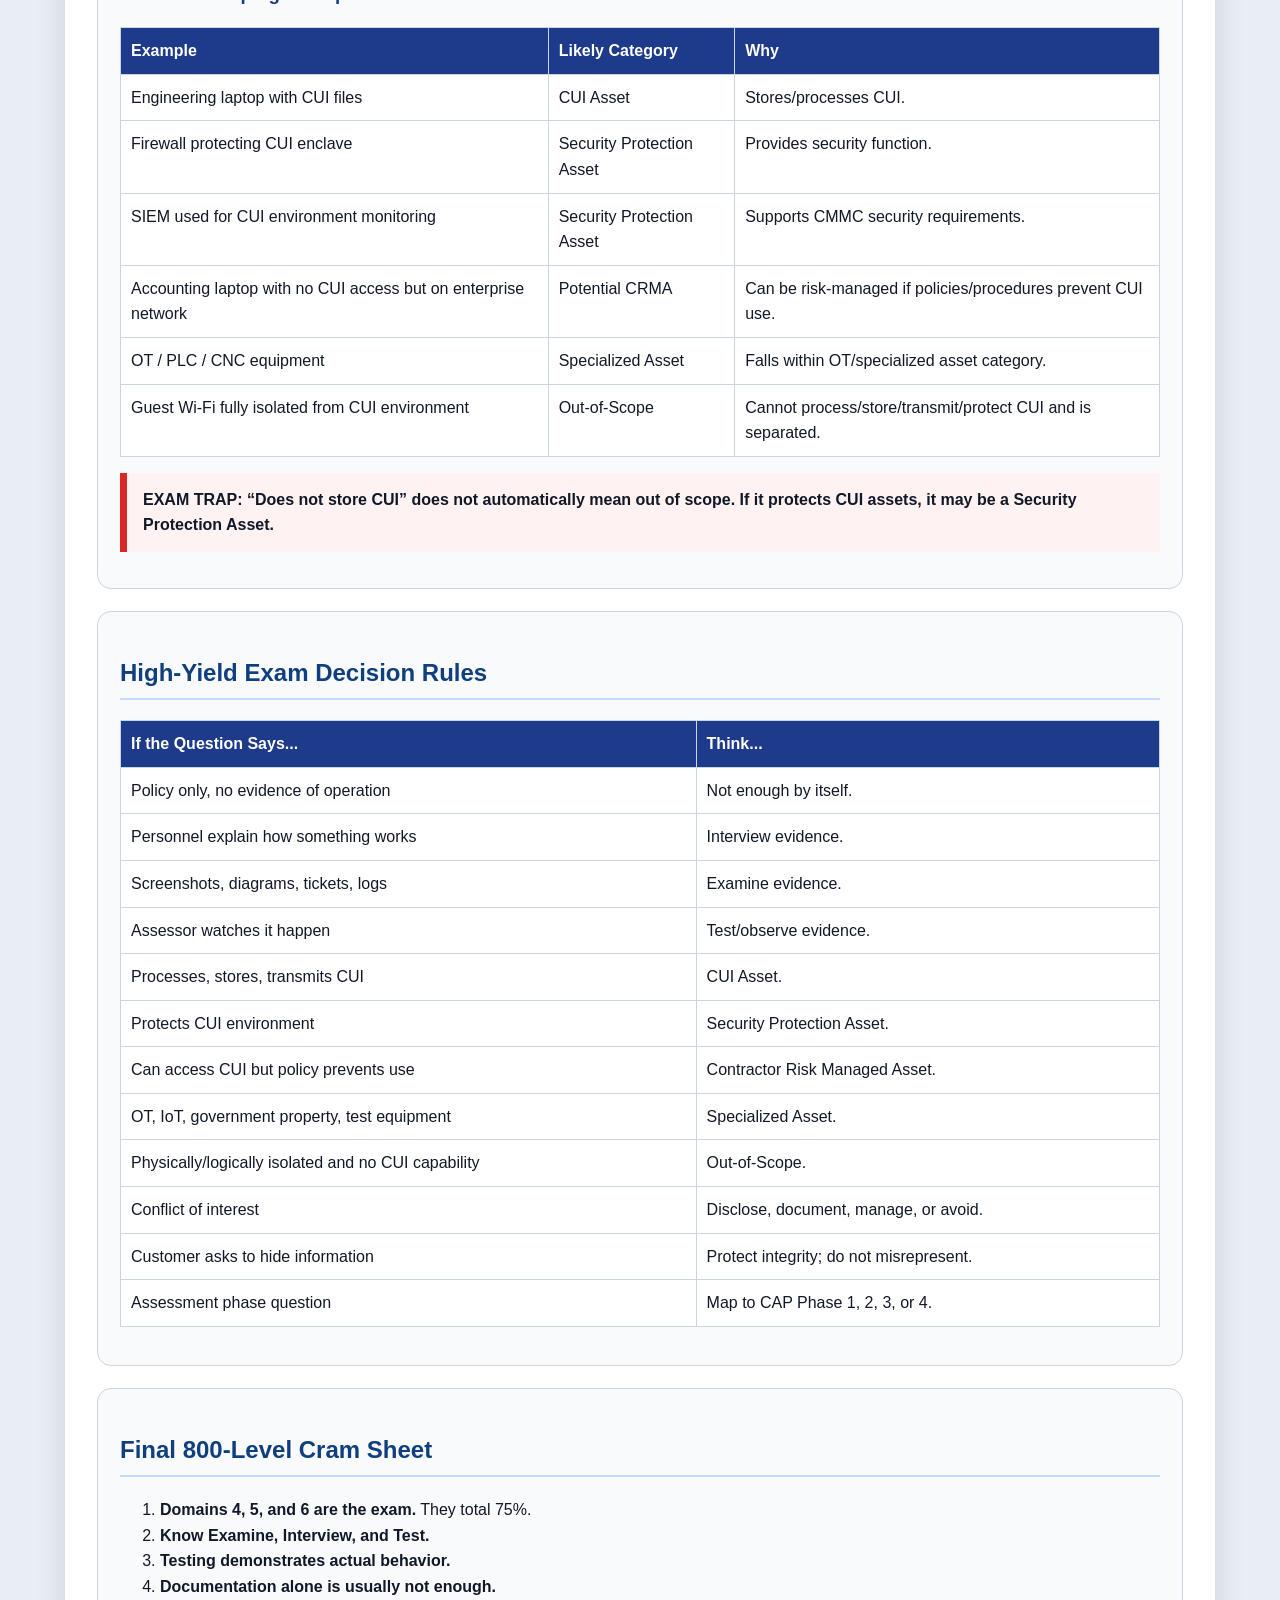
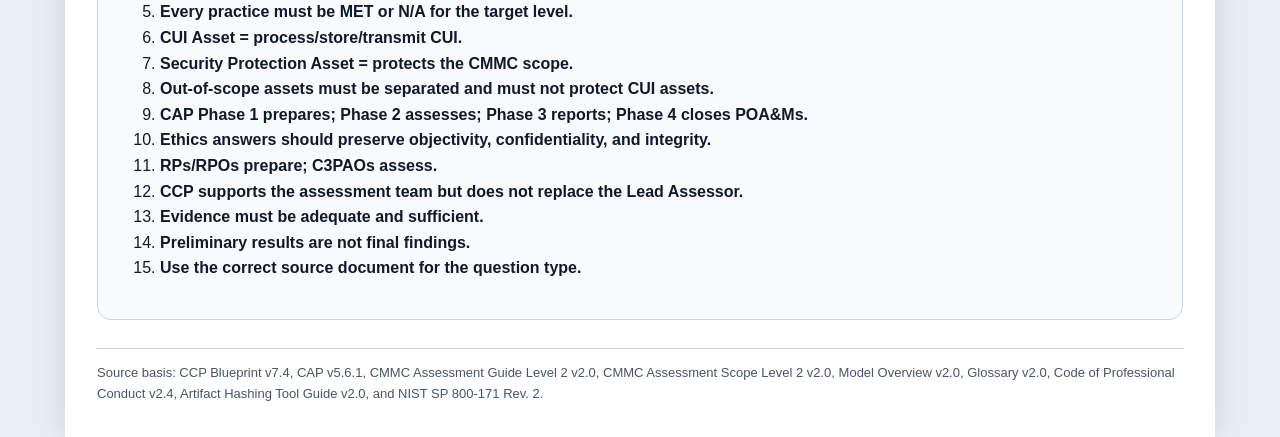
<file: study-guide.html>
<!DOCTYPE html>
<html lang="en">
<head>
  <meta charset="UTF-8" />
  <meta name="viewport" content="width=device-width, initial-scale=1.0" />
  <title>CCP Study Guide | Jason's CMMC Master Class</title>

  <style>
    * { box-sizing: border-box; }

    body {
      margin: 0;
      font-family: Arial, Helvetica, sans-serif;
      background: #e9eef6;
      color: #111827;
      line-height: 1.6;
      font-size: 16px;
    }

    a { color: #0b5ed7; font-weight: bold; }

    .guide {
      max-width: 1150px;
      margin: 0 auto;
      background: #ffffff;
      padding: 32px;
      box-shadow: 0 0 30px rgba(0,0,0,.12);
    }

    .header {
      background: #071a33;
      color: white;
      padding: 28px;
      border-radius: 14px;
      margin-bottom: 24px;
    }

    .header h1 {
      margin: 0;
      font-size: 34px;
    }

    .header h2 {
      margin: 8px 0 0;
      color: #93c5fd;
    }

    .actions {
      margin-top: 18px;
      display: flex;
      gap: 12px;
      flex-wrap: wrap;
    }

    .btn {
      display: inline-block;
      padding: 11px 16px;
      background: #0d6efd;
      color: white;
      border-radius: 8px;
      text-decoration: none;
      border: 0;
      cursor: pointer;
      font-weight: bold;
    }

    .btn.dark { background: #111827; }

    .toc, .section {
      border: 1px solid #cbd5e1;
      border-radius: 14px;
      padding: 22px;
      margin: 22px 0;
      background: #f8fafc;
    }

    h2 {
      color: #0f3f7f;
      border-bottom: 2px solid #bfdbfe;
      padding-bottom: 6px;
    }

    h3 { color: #1e3a8a; }

    .weight {
      display: inline-block;
      padding: 5px 11px;
      border-radius: 999px;
      background: #dbeafe;
      color: #1d4ed8;
      font-weight: bold;
      margin-bottom: 8px;
    }

    .must {
      background: #fff7ed;
      border-left: 7px solid #f97316;
      padding: 14px 16px;
      margin: 14px 0;
      font-weight: bold;
    }

    .trap {
      background: #fef2f2;
      border-left: 7px solid #dc2626;
      padding: 14px 16px;
      margin: 14px 0;
      font-weight: bold;
    }

    .exam {
      background: #ecfdf5;
      border-left: 7px solid #16a34a;
      padding: 14px 16px;
      margin: 14px 0;
      font-weight: bold;
    }

    .plain {
      background: #ffffff;
      border: 1px solid #d1d5db;
      border-radius: 12px;
      padding: 16px;
      margin: 14px 0;
    }

    table {
      width: 100%;
      border-collapse: collapse;
      margin: 16px 0;
      background: white;
    }

    th {
      background: #1e3a8a;
      color: white;
      text-align: left;
    }

    th, td {
      border: 1px solid #cbd5e1;
      padding: 10px;
      vertical-align: top;
    }

    .grid {
      display: grid;
      grid-template-columns: repeat(2, minmax(0,1fr));
      gap: 16px;
    }

    .card {
      background: white;
      border: 1px solid #cbd5e1;
      border-radius: 12px;
      padding: 16px;
    }

    .card h3 { margin-top: 0; }

    .source {
      font-size: 13px;
      color: #475569;
      border-top: 1px solid #cbd5e1;
      margin-top: 28px;
      padding-top: 14px;
    }

    @media print {
      body { background: white; }
      .guide { box-shadow: none; padding: 0; }
      .actions, .back { display: none; }
      .section, .toc { page-break-inside: avoid; }
    }

    @media (max-width: 850px) {
      .grid { grid-template-columns: 1fr; }
      .guide { padding: 18px; }
    }
  </style>
</head>

<body>

<div class="guide">

  <div class="header">
    <a class="back" href="index.html" style="color:#bfdbfe;">← Back to Dashboard</a>
    <h1>Jason's CMMC Master Class</h1>
    <h2>CCP Exam Study Guide — 800-Level Focus</h2>
    <p>This guide is built for studying, not filling in blanks. It is aligned to the CCP Blueprint and emphasizes what is most likely to matter on the exam.</p>

    <div class="actions">
      <button class="btn" onclick="window.print()">Print / Save as PDF</button>
      <a class="btn dark" href="study-bank.html">Go to Study Bank</a>
      <a class="btn dark" href="exam-sim.html">Simulated Exam</a>
    </div>
  </div>

  <div class="toc">
    <h2>How to Use This Guide</h2>
    <p><strong>Spend most of your time on Domains 4, 5, and 6.</strong> Together, they represent 75% of the CCP exam.</p>
    <ol>
      <li>Read the “Must Know” sections first.</li>
      <li>Memorize the tables.</li>
      <li>Use the Study Bank for weak areas.</li>
      <li>Use Review Center to drill missed questions.</li>
    </ol>

    <table>
      <tr><th>Domain</th><th>Weight</th><th>Study Priority</th></tr>
      <tr><td>1. CMMC Ecosystem</td><td>5%</td><td>Roles and boundaries</td></tr>
      <tr><td>2. Ethics / CoPC</td><td>5%</td><td>Scenario judgment</td></tr>
      <tr><td>3. Governance & Source Documents</td><td>15%</td><td>FCI, CUI, source documents</td></tr>
      <tr><td>4. Model Construct & Implementation Evaluation</td><td>35%</td><td><strong>Highest priority</strong></td></tr>
      <tr><td>5. Assessment Process</td><td>25%</td><td><strong>CAP mastery</strong></td></tr>
      <tr><td>6. Scoping</td><td>15%</td><td><strong>Scenario-heavy</strong></td></tr>
    </table>
  </div>

  <section class="section">
    <span class="weight">Domain 1 — 5%</span>
    <h2>CMMC Ecosystem</h2>

    <div class="must">
      MUST KNOW: Who can assess, who can prepare, who leads, and who supports. Do not confuse consultants with assessors.
    </div>

    <table>
      <tr><th>Entity / Role</th><th>What You Need to Know for the Exam</th></tr>
      <tr><td>OUSD</td><td>DoD authority connected to cybersecurity standards, best practices, and requirements driving CMMC.</td></tr>
      <tr><td>OSC</td><td>Organization Seeking Certification. The company or legal entity seeking CMMC certification for a defined environment.</td></tr>
      <tr><td>C3PAO</td><td>Authorized third-party assessment organization that performs CMMC assessments.</td></tr>
      <tr><td>RPO</td><td>Registered Provider Organization. Supports preparation; does not conduct certified assessments.</td></tr>
      <tr><td>RP</td><td>Registered Practitioner. Provides advice, consulting, and recommendations; not a certified assessment role.</td></tr>
      <tr><td>CCP</td><td>Certified CMMC Professional. Can participate as an assessment team member within allowed role boundaries.</td></tr>
      <tr><td>CCA</td><td>Certified CMMC Assessor. Performs assessor duties at a higher level than CCP.</td></tr>
      <tr><td>Lead Assessor</td><td>Leads assessment activities and drives assessment execution and findings.</td></tr>
      <tr><td>LTP / LPP</td><td>Licensed Training Provider / Licensed Partner Publisher. Training and content ecosystem roles.</td></tr>
    </table>

    <div class="trap">
      EXAM TRAP: RPs and RPOs are implementers/advisors. They do not conduct Certified CMMC Assessments.
    </div>
  </section>

  <section class="section">
    <span class="weight">Domain 2 — 5%</span>
    <h2>Code of Professional Conduct</h2>

    <div class="must">
      MUST KNOW: Ethics questions usually test judgment, not definitions. Pick the answer that protects objectivity, confidentiality, lawful conduct, and integrity.
    </div>

    <table>
      <tr><th>Principle</th><th>Exam Meaning</th></tr>
      <tr><td>Professionalism</td><td>Represent your role truthfully. Do not overstate certification, authority, or affiliation.</td></tr>
      <tr><td>Objectivity</td><td>Avoid actual or perceived conflicts of interest. If conflict exists, disclose and manage it.</td></tr>
      <tr><td>Confidentiality</td><td>Protect customer and government data, security posture, business strategies, trade secrets, and personal information.</td></tr>
      <tr><td>Proper Use of Methods</td><td>Use CMMC methods, materials, and procedures as intended. Do not improvise assessment criteria.</td></tr>
      <tr><td>Information Integrity</td><td>Report results completely and honestly. Do not alter, omit, or misrepresent findings.</td></tr>
      <tr><td>Respect for IP</td><td>Do not misuse protected training, assessment, or customer materials.</td></tr>
      <tr><td>Lawful and Ethical Practices</td><td>Follow applicable laws, contracts, NDAs, and ethical expectations.</td></tr>
    </table>

    <div class="exam">
      WHAT THE EXAM LIKES: “You discover a conflict,” “client asks you to hide something,” “you saw confidential data,” “your company helped implement the controls.” The safest answer is usually disclose, protect, document, escalate appropriately, or refuse improper action.
    </div>
  </section>

  <section class="section">
    <span class="weight">Domain 3 — 15%</span>
    <h2>Governance and Source Documents</h2>

    <div class="must">
      MUST KNOW: CMMC protects FCI and CUI. Level 1 focuses on FCI safeguarding. Level 2 focuses on CUI and aligns to NIST SP 800-171 requirements.
    </div>

    <div class="grid">
      <div class="card">
        <h3>FCI</h3>
        <p><strong>Federal Contract Information</strong> is information provided by or generated for the Government under contract that is not intended for public release.</p>
        <p><strong>Exam focus:</strong> FCI drives Level 1 safeguarding requirements.</p>
      </div>

      <div class="card">
        <h3>CUI</h3>
        <p><strong>Controlled Unclassified Information</strong> requires safeguarding or dissemination controls under law, regulation, or government-wide policy.</p>
        <p><strong>Exam focus:</strong> CUI drives Level 2 requirements and scoping.</p>
      </div>
    </div>

    <h3>Source Document Map</h3>
    <table>
      <tr><th>Document</th><th>Use It For</th></tr>
      <tr><td>CCP Blueprint</td><td>Exam structure, domain weights, task areas.</td></tr>
      <tr><td>Model Overview</td><td>CMMC model structure, levels, practices, domains.</td></tr>
      <tr><td>Assessment Guide Level 1 / Level 2</td><td>Practice descriptions, objectives, assessment methods, findings.</td></tr>
      <tr><td>Scoping Guide Level 1 / Level 2</td><td>Asset categories and assessment boundary decisions.</td></tr>
      <tr><td>CAP v5.6.1</td><td>Assessment process phases and activities.</td></tr>
      <tr><td>Glossary</td><td>Definitions and acronyms.</td></tr>
      <tr><td>Artifact Hashing Tool Guide</td><td>Artifact integrity and assessment record support.</td></tr>
      <tr><td>NIST SP 800-171 Rev. 2</td><td>Underlying CUI security requirements for Level 2.</td></tr>
    </table>

    <div class="trap">
      EXAM TRAP: Do not use the wrong source document. Scoping questions come from scoping guidance. Process questions come from CAP. Practice objective questions come from the Assessment Guide.
    </div>
  </section>

  <section class="section">
    <span class="weight">Domain 4 — 35%</span>
    <h2>Model Construct and Implementation Evaluation</h2>

    <div class="must">
      MOST IMPORTANT DOMAIN: You must understand practice intent, objectives, assessment methods, and evidence quality.
    </div>

    <h3>Assessment Methods</h3>
    <table>
      <tr><th>Method</th><th>What It Means</th><th>Examples</th></tr>
      <tr><td>Examine</td><td>Review, inspect, observe, study, or analyze assessment objects.</td><td>Policies, procedures, SSP, logs, screenshots, diagrams, tickets, configurations.</td></tr>
      <tr><td>Interview</td><td>Talk with personnel to understand whether practices are implemented.</td><td>Admins, managers, users, facility staff, security personnel.</td></tr>
      <tr><td>Test</td><td>Exercise a mechanism or activity to compare expected vs actual behavior.</td><td>Demonstrate MFA, session lock, alerting, access denial, scanning, logging.</td></tr>
    </table>

    <div class="exam">
      MEMORIZE: Documentation shows intent. Interviews show understanding. Testing shows actual operation.
    </div>

    <h3>Findings</h3>
    <table>
      <tr><th>Finding</th><th>Meaning</th></tr>
      <tr><td>MET</td><td>The practice is satisfied and evidence supports all objectives.</td></tr>
      <tr><td>NOT MET</td><td>The practice is not fully satisfied.</td></tr>
      <tr><td>NOT APPLICABLE</td><td>The practice does not apply, and the assessor documents why.</td></tr>
    </table>

    <h3>Level 1 Practices You Must Know</h3>
    <table>
      <tr><th>Family</th><th>Practice</th><th>Plain-English Focus</th></tr>
      <tr><td>AC</td><td>AC.L1-3.1.1 Authorized Access Control</td><td>Limit system access to authorized users, processes, and devices.</td></tr>
      <tr><td>AC</td><td>AC.L1-3.1.2 Transaction & Function Control</td><td>Limit users to authorized transactions and functions.</td></tr>
      <tr><td>AC</td><td>AC.L1-3.1.20 External Connections</td><td>Verify and control external system connections.</td></tr>
      <tr><td>AC</td><td>AC.L1-3.1.22 Control Public Information</td><td>Control what is posted publicly.</td></tr>
      <tr><td>IA</td><td>IA.L1-3.5.1 Identification</td><td>Identify users, processes, and devices.</td></tr>
      <tr><td>IA</td><td>IA.L1-3.5.2 Authentication</td><td>Authenticate users, processes, and devices before access.</td></tr>
      <tr><td>MP</td><td>MP.L1-3.8.3 Media Disposal</td><td>Sanitize or destroy media before disposal or reuse.</td></tr>
      <tr><td>PE</td><td>PE.L1-3.10.1 Limit Physical Access</td><td>Limit physical access to systems, equipment, and operating environments.</td></tr>
      <tr><td>PE</td><td>PE.L1-3.10.3 Escort Visitors</td><td>Escort visitors and monitor activity.</td></tr>
      <tr><td>PE</td><td>PE.L1-3.10.4 Physical Access Logs</td><td>Maintain logs of physical access.</td></tr>
      <tr><td>PE</td><td>PE.L1-3.10.5 Manage Physical Access</td><td>Control and manage physical access devices.</td></tr>
      <tr><td>SC</td><td>SC.L1-3.13.1 Boundary Protection</td><td>Monitor, control, and protect communications at boundaries.</td></tr>
      <tr><td>SC</td><td>SC.L1-3.13.5 Public-Access System Separation</td><td>Separate publicly accessible systems from internal systems.</td></tr>
      <tr><td>SI</td><td>SI.L1-3.14.1 Flaw Remediation</td><td>Identify, report, and correct flaws.</td></tr>
      <tr><td>SI</td><td>SI.L1-3.14.2 Malicious Code Protection</td><td>Protect against malicious code.</td></tr>
      <tr><td>SI</td><td>SI.L1-3.14.4 Update Malicious Code Protection</td><td>Update malicious code mechanisms when new releases are available.</td></tr>
      <tr><td>SI</td><td>SI.L1-3.14.5 System & File Scanning</td><td>Scan systems and files from external sources.</td></tr>
    </table>

    <div class="trap">
      EXAM TRAP: A policy by itself is rarely enough. The question will often ask whether evidence is adequate and sufficient. Look for actual implementation.
    </div>

    <h3>Adequate vs Sufficient Evidence</h3>
    <table>
      <tr><th>Term</th><th>Exam Meaning</th></tr>
      <tr><td>Adequate</td><td>The evidence is relevant and appropriate for the practice/objective.</td></tr>
      <tr><td>Sufficient</td><td>There is enough evidence across the scope to support the finding.</td></tr>
      <tr><td>Objective Evidence</td><td>Observable and verifiable evidence used to support a determination.</td></tr>
    </table>
  </section>

  <section class="section">
    <span class="weight">Domain 5 — 25%</span>
    <h2>CMMC Assessment Process</h2>

    <div class="must">
      MUST KNOW: CAP phase order, what happens in each phase, and what the CCP can assist with.
    </div>

    <table>
      <tr><th>Phase</th><th>Name</th><th>What Happens</th><th>Exam Focus</th></tr>
      <tr><td>1</td><td>Plan and Prepare</td><td>Assessment request, roles, documents, scope validation, evidence approach, readiness review, COI handling.</td><td>Assessment plan, readiness, scope, evidence validation.</td></tr>
      <tr><td>2</td><td>Conduct Assessment</td><td>Kickoff, collect/examine evidence, interviews, observe tests, evidence gaps, score practices, validate preliminary results.</td><td>Examine/interview/test, preliminary results, evidence gaps.</td></tr>
      <tr><td>3</td><td>Report Recommended Results</td><td>Deliver final findings, package/archive documentation, CQAP review, upload assessment package, dispose/archive artifacts.</td><td>Reporting, packaging, records, final findings.</td></tr>
      <tr><td>4</td><td>Close-Out POA&Ms</td><td>Perform POA&M closeout assessment and support appeal resolution.</td><td>Outstanding items, closeout, POA&M awareness.</td></tr>
    </table>

    <h3>CCP Role by Phase</h3>
    <table>
      <tr><th>Phase</th><th>CCP Should Be Able To...</th></tr>
      <tr><td>Phase 1</td><td>Assist with analyzing requirements, assessment planning, evidence approach, and readiness verification.</td></tr>
      <tr><td>Phase 2</td><td>Assist with collecting and examining evidence, supporting interviews/tests, scoring support, and preliminary result validation.</td></tr>
      <tr><td>Phase 3</td><td>Assist with evidence organization, report preparation support, and final results package support.</td></tr>
      <tr><td>Phase 4</td><td>Understand the CCP role in POA&M closeout and outstanding issue evaluation.</td></tr>
    </table>

    <div class="trap">
      EXAM TRAP: Do not confuse preliminary results with final findings. Preliminary results are validated before final recommended findings are completed.
    </div>

    <div class="exam">
      WHAT TO MEMORIZE: Phase 1 = prepare. Phase 2 = collect/evaluate. Phase 3 = report/package. Phase 4 = POA&M closeout.
    </div>
  </section>

  <section class="section">
    <span class="weight">Domain 6 — 15%</span>
    <h2>Scoping</h2>

    <div class="must">
      MUST KNOW: Start every scoping question with: Does the asset process, store, transmit, or protect CUI?
    </div>

    <table>
      <tr><th>Asset Category</th><th>Definition / Exam Meaning</th><th>Assessment Treatment</th></tr>
      <tr><td>CUI Asset</td><td>Processes, stores, or transmits CUI.</td><td>In scope and assessed against applicable practices.</td></tr>
      <tr><td>Security Protection Asset</td><td>Provides security functions or capabilities to the assessment scope, even if it does not handle CUI.</td><td>In scope and assessed against applicable practices.</td></tr>
      <tr><td>Contractor Risk Managed Asset</td><td>Can but is not intended to process, store, or transmit CUI due to policies, procedures, and practices.</td><td>Part of scope; SSP reviewed under CA.L2-3.12.4; limited spot checks possible.</td></tr>
      <tr><td>Specialized Asset</td><td>May or may not handle CUI; includes government property, IoT, OT, restricted systems, and test equipment.</td><td>Part of scope; SSP reviewed; not assessed against other practices.</td></tr>
      <tr><td>Out-of-Scope Asset</td><td>Cannot process, store, or transmit CUI and does not protect CUI assets.</td><td>Outside assessment scope; must be physically or logically separated.</td></tr>
    </table>

    <h3>Process / Store / Transmit</h3>
    <table>
      <tr><th>Action</th><th>Meaning</th></tr>
      <tr><td>Process</td><td>CUI is used by the asset: accessed, entered, edited, generated, manipulated, or printed.</td></tr>
      <tr><td>Store</td><td>CUI is inactive or at rest on the asset: electronic media, memory, or physical paper.</td></tr>
      <tr><td>Transmit</td><td>CUI moves from one asset to another by physical or digital transport.</td></tr>
    </table>

    <h3>Common Scoping Examples</h3>
    <table>
      <tr><th>Example</th><th>Likely Category</th><th>Why</th></tr>
      <tr><td>Engineering laptop with CUI files</td><td>CUI Asset</td><td>Stores/processes CUI.</td></tr>
      <tr><td>Firewall protecting CUI enclave</td><td>Security Protection Asset</td><td>Provides security function.</td></tr>
      <tr><td>SIEM used for CUI environment monitoring</td><td>Security Protection Asset</td><td>Supports CMMC security requirements.</td></tr>
      <tr><td>Accounting laptop with no CUI access but on enterprise network</td><td>Potential CRMA</td><td>Can be risk-managed if policies/procedures prevent CUI use.</td></tr>
      <tr><td>OT / PLC / CNC equipment</td><td>Specialized Asset</td><td>Falls within OT/specialized asset category.</td></tr>
      <tr><td>Guest Wi-Fi fully isolated from CUI environment</td><td>Out-of-Scope</td><td>Cannot process/store/transmit/protect CUI and is separated.</td></tr>
    </table>

    <div class="trap">
      EXAM TRAP: “Does not store CUI” does not automatically mean out of scope. If it protects CUI assets, it may be a Security Protection Asset.
    </div>
  </section>

  <section class="section">
    <h2>High-Yield Exam Decision Rules</h2>

    <table>
      <tr><th>If the Question Says...</th><th>Think...</th></tr>
      <tr><td>Policy only, no evidence of operation</td><td>Not enough by itself.</td></tr>
      <tr><td>Personnel explain how something works</td><td>Interview evidence.</td></tr>
      <tr><td>Screenshots, diagrams, tickets, logs</td><td>Examine evidence.</td></tr>
      <tr><td>Assessor watches it happen</td><td>Test/observe evidence.</td></tr>
      <tr><td>Processes, stores, transmits CUI</td><td>CUI Asset.</td></tr>
      <tr><td>Protects CUI environment</td><td>Security Protection Asset.</td></tr>
      <tr><td>Can access CUI but policy prevents use</td><td>Contractor Risk Managed Asset.</td></tr>
      <tr><td>OT, IoT, government property, test equipment</td><td>Specialized Asset.</td></tr>
      <tr><td>Physically/logically isolated and no CUI capability</td><td>Out-of-Scope.</td></tr>
      <tr><td>Conflict of interest</td><td>Disclose, document, manage, or avoid.</td></tr>
      <tr><td>Customer asks to hide information</td><td>Protect integrity; do not misrepresent.</td></tr>
      <tr><td>Assessment phase question</td><td>Map to CAP Phase 1, 2, 3, or 4.</td></tr>
    </table>
  </section>

  <section class="section">
    <h2>Final 800-Level Cram Sheet</h2>

    <ol>
      <li><strong>Domains 4, 5, and 6 are the exam.</strong> They total 75%.</li>
      <li><strong>Know Examine, Interview, and Test.</strong></li>
      <li><strong>Testing demonstrates actual behavior.</strong></li>
      <li><strong>Documentation alone is usually not enough.</strong></li>
      <li><strong>Every practice must be MET or N/A for the target level.</strong></li>
      <li><strong>CUI Asset = process/store/transmit CUI.</strong></li>
      <li><strong>Security Protection Asset = protects the CMMC scope.</strong></li>
      <li><strong>Out-of-scope assets must be separated and must not protect CUI assets.</strong></li>
      <li><strong>CAP Phase 1 prepares; Phase 2 assesses; Phase 3 reports; Phase 4 closes POA&Ms.</strong></li>
      <li><strong>Ethics answers should preserve objectivity, confidentiality, and integrity.</strong></li>
      <li><strong>RPs/RPOs prepare; C3PAOs assess.</strong></li>
      <li><strong>CCP supports the assessment team but does not replace the Lead Assessor.</strong></li>
      <li><strong>Evidence must be adequate and sufficient.</strong></li>
      <li><strong>Preliminary results are not final findings.</strong></li>
      <li><strong>Use the correct source document for the question type.</strong></li>
    </ol>
  </section>

  <div class="source">
    Source basis: CCP Blueprint v7.4, CAP v5.6.1, CMMC Assessment Guide Level 2 v2.0, CMMC Assessment Scope Level 2 v2.0, Model Overview v2.0, Glossary v2.0, Code of Professional Conduct v2.4, Artifact Hashing Tool Guide v2.0, and NIST SP 800-171 Rev. 2.
  </div>

</div>

</body>
</html>
</file>
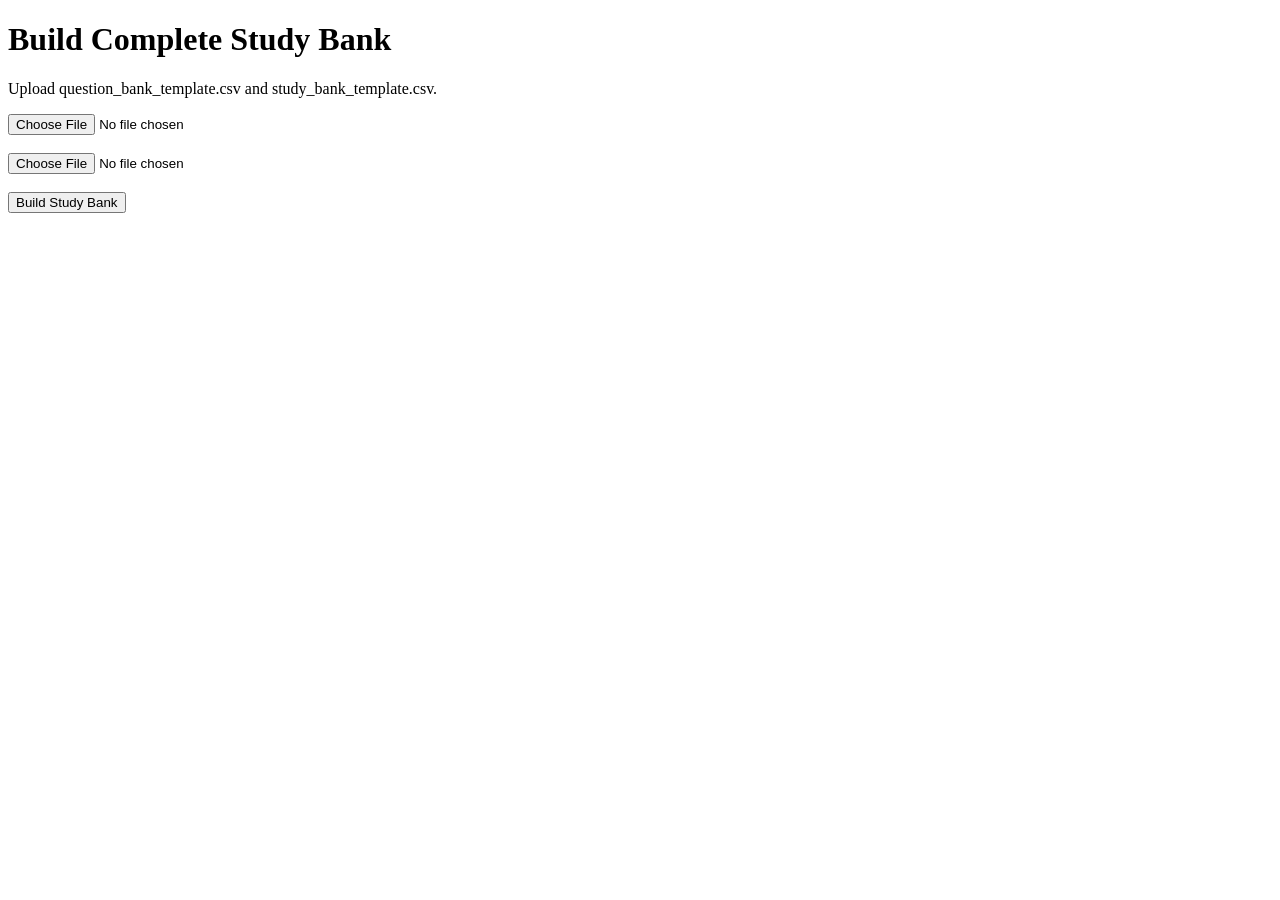
<file: tools/build-study-bank.html>
<!DOCTYPE html>
<html>
<head>
  <title>Build Study Bank</title>
</head>
<body>

<h1>Build Complete Study Bank</h1>

<p>Upload question_bank_template.csv and study_bank_template.csv.</p>

<input type="file" id="examCsv" accept=".csv">
<br><br>
<input type="file" id="studyCsv" accept=".csv">
<br><br>

<button onclick="buildStudyBank()">Build Study Bank</button>

<script>
function parseCSV(text) {
  const rows = [];
  let row = [];
  let cell = "";
  let inQuotes = false;

  for (let i = 0; i < text.length; i++) {
    const char = text[i];
    const next = text[i + 1];

    if (char === '"' && inQuotes && next === '"') {
      cell += '"';
      i++;
    } else if (char === '"') {
      inQuotes = !inQuotes;
    } else if (char === "," && !inQuotes) {
      row.push(cell);
      cell = "";
    } else if ((char === "\n" || char === "\r") && !inQuotes) {
      if (cell || row.length) {
        row.push(cell);
        rows.push(row);
        row = [];
        cell = "";
      }
      if (char === "\r" && next === "\n") i++;
    } else {
      cell += char;
    }
  }

  if (cell || row.length) {
    row.push(cell);
    rows.push(row);
  }

  return rows;
}

function csvEscape(value) {
  if (value === undefined || value === null) return '""';
  return `"${String(value).replace(/"/g, '""')}"`;
}

function rowsToCSV(rows) {
  return rows.map(row => row.map(csvEscape).join(",")).join("\n");
}

function download(filename, text) {
  const blob = new Blob([text], { type: "text/plain" });
  const link = document.createElement("a");
  link.href = URL.createObjectURL(blob);
  link.download = filename;
  link.click();
}

function rowToJson(row) {
  return {
    id: row[0],
    exam: row[1],
    domain: row[2],
    difficulty: row[3],
    question: row[4],
    choices: {
      A: row[5],
      B: row[6],
      C: row[7],
      D: row[8]
    },
    answer: row[9],
    explanation: row[10],
    reference: row[11],
    tags: row[12] ? row[12].split("|") : []
  };
}

async function readFile(fileInputId) {
  const file = document.getElementById(fileInputId).files[0];
  if (!file) throw new Error("Missing file: " + fileInputId);
  return await file.text();
}

async function buildStudyBank() {
  const examText = await readFile("examCsv");
  const studyText = await readFile("studyCsv");

  const examRows = parseCSV(examText);
  const studyRows = parseCSV(studyText);

  const header = examRows[0];

  const alphaRows = examRows.slice(1).filter(r => r[0].startsWith("ALPHA-"));
  const bravoRows = examRows.slice(1).filter(r => r[0].startsWith("BRAVO-"));

  const expertRows = studyRows.slice(1).filter(r => r[0].startsWith("SB-"));

  const finalRows = [header];

  alphaRows.forEach((row, index) => {
    const newRow = [...row];
    newRow[0] = `SB-${String(index + 1).padStart(3, "0")}`;
    newRow[1] = "Study";
    finalRows.push(newRow);
  });

  bravoRows.forEach((row, index) => {
    const newRow = [...row];
    newRow[0] = `SB-${String(index + 171).padStart(3, "0")}`;
    newRow[1] = "Study";
    finalRows.push(newRow);
  });

  expertRows.forEach(row => {
    finalRows.push(row);
  });

  const csvOutput = rowsToCSV(finalRows);
  const jsonOutput = JSON.stringify(finalRows.slice(1).map(rowToJson), null, 2);

  download("complete_study_bank_template.csv", csvOutput);
  download("study_bank.json", jsonOutput);

  alert(`Done. Built ${finalRows.length - 1} study bank questions.`);
}
</script>

</body>
</html>
</file>
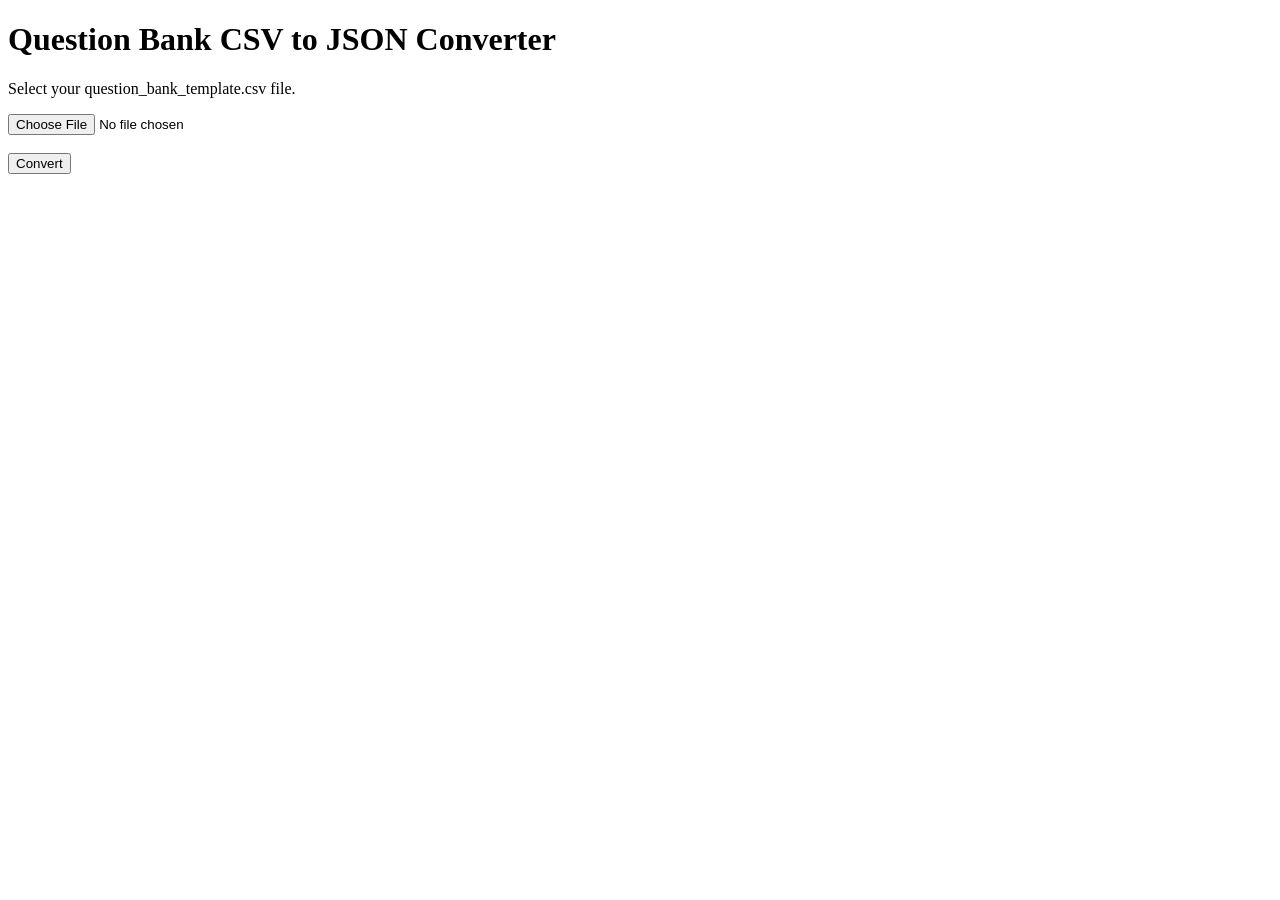
<file: tools/csv-to-json.html>
<!DOCTYPE html>
<html>
<head>
  <title>CSV to JSON Converter</title>
</head>
<body>

<h1>Question Bank CSV to JSON Converter</h1>

<p>Select your question_bank_template.csv file.</p>

<input type="file" id="csvFile" accept=".csv">

<br><br>

<button onclick="convertCSV()">Convert</button>

<pre id="output"></pre>

<script>
function convertCSV() {
  const file = document.getElementById("csvFile").files[0];

  if (!file) {
    alert("Choose a CSV file first.");
    return;
  }

  const reader = new FileReader();

  reader.onload = function(e) {
    const text = e.target.result;
    const rows = text.split(/\r?\n/).filter(row => row.trim() !== "");
    const headers = rows[0].split(",");

    const questions = rows.slice(1).map(row => {
      const values = parseCSVRow(row);
      const obj = {};

      headers.forEach((header, index) => {
        obj[header.trim()] = values[index] ? values[index].trim() : "";
      });

      return {
        id: obj.id,
        exam: obj.exam,
        domain: obj.domain,
        difficulty: obj.difficulty,
        question: obj.question,
        choices: {
          A: obj.A,
          B: obj.B,
          C: obj.C,
          D: obj.D
        },
        answer: obj.answer,
        explanation: obj.explanation,
        reference: obj.reference,
        tags: obj.tags ? obj.tags.split("|") : []
      };
    });

    downloadJSON("questions_export.json", questions);

    document.getElementById("output").textContent =
      JSON.stringify(questions, null, 2);
  };

  reader.readAsText(file);
}

function parseCSVRow(row) {
  const result = [];
  let current = "";
  let insideQuotes = false;

  for (let i = 0; i < row.length; i++) {
    const char = row[i];

    if (char === '"' && row[i + 1] === '"') {
      current += '"';
      i++;
    } else if (char === '"') {
      insideQuotes = !insideQuotes;
    } else if (char === "," && !insideQuotes) {
      result.push(current);
      current = "";
    } else {
      current += char;
    }
  }

  result.push(current);
  return result;
}

function downloadJSON(filename, data) {
  const blob = new Blob(
    [JSON.stringify(data, null, 2)],
    { type: "application/json" }
  );

  const link = document.createElement("a");
  link.href = URL.createObjectURL(blob);
  link.download = filename;
  link.click();
}
</script>

</body>
</html>
</file>
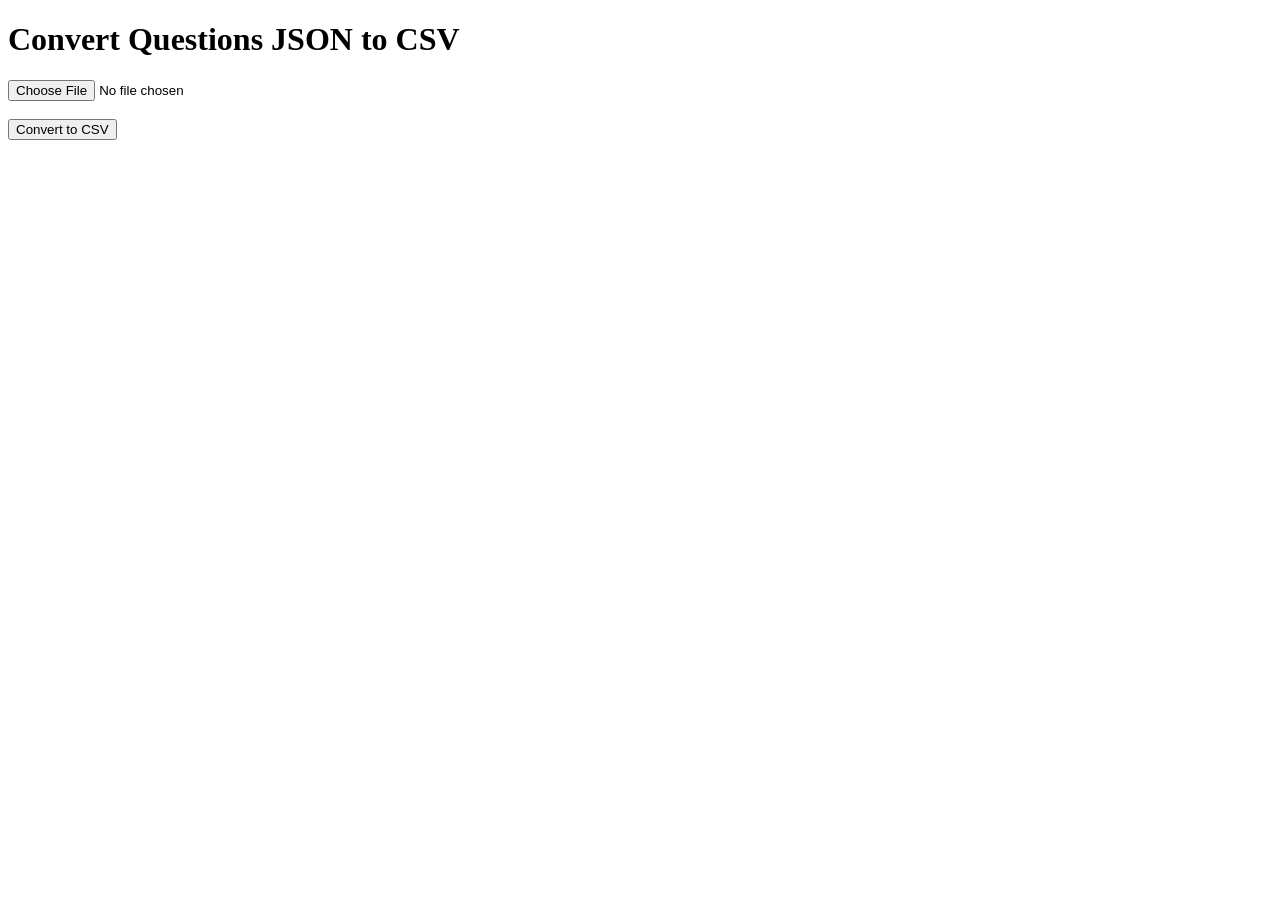
<file: tools/json-to-csv.html>
<!DOCTYPE html>
<html>
<head>
  <title>JSON to CSV</title>
</head>
<body>

<h1>Convert Questions JSON to CSV</h1>

<input type="file" id="jsonFile" accept=".json">
<br><br>
<button onclick="convertJsonToCsv()">Convert to CSV</button>

<script>
function csvEscape(value) {
  if (value === undefined || value === null) return '""';

  if (Array.isArray(value)) {
    value = value.join("|");
  }

  return `"${String(value).replace(/"/g, '""')}"`;
}

function download(filename, text) {
  const blob = new Blob([text], { type: "text/csv" });
  const link = document.createElement("a");
  link.href = URL.createObjectURL(blob);
  link.download = filename;
  link.click();
}

async function convertJsonToCsv() {
  const file = document.getElementById("jsonFile").files[0];

  if (!file) {
    alert("Choose a JSON file first.");
    return;
  }

  const text = await file.text();
  const questions = JSON.parse(text);

  const header = [
    "id",
    "exam",
    "domain",
    "difficulty",
    "question",
    "A",
    "B",
    "C",
    "D",
    "answer",
    "explanation",
    "reference",
    "tags"
  ];

  const rows = [header];

  questions.forEach(q => {
    rows.push([
      q.id,
      q.exam,
      q.domain,
      q.difficulty,
      q.question,
      q.choices.A,
      q.choices.B,
      q.choices.C,
      q.choices.D,
      q.answer,
      q.explanation,
      q.reference,
      q.tags
    ]);
  });

  const csv = rows
    .map(row => row.map(csvEscape).join(","))
    .join("\n");

  download("alpha_questions.csv", csv);
}
</script>

</body>
</html>
</file>
<file: css/style.css>
@import url('https://fonts.googleapis.com/css2?family=Inter:wght@400;600;700;800&display=swap');

* {
  box-sizing: border-box;
}

body {
  margin: 0;
  font-family: Inter, Arial, sans-serif;
  color: #f8fafc;
}

a {
  text-decoration: none;
  color: inherit;
}

.dash-body {
  display: flex;
  min-height: 100vh;
  background:
    radial-gradient(circle at top center, rgba(0, 116, 255, 0.22), transparent 32%),
    radial-gradient(circle at top right, rgba(0, 221, 255, 0.11), transparent 24%),
    linear-gradient(135deg, #020814 0%, #061427 45%, #03101d 100%);
}

/* Sidebar */

.side {
  width: 292px;
  flex-shrink: 0;
  height: 100vh;
  position: sticky;
  top: 0;
  padding: 18px 16px;
  display: flex;
  flex-direction: column;
  background: rgba(2, 9, 22, 0.86);
  border-right: 1px solid rgba(90, 150, 255, 0.18);
  box-shadow: inset -1px 0 0 rgba(255,255,255,.03);
}

.logo-row {
  display: flex;
  align-items: center;
  gap: 14px;
  margin-bottom: 24px;
  padding-left: 4px;
}

.logo-badge {
  width: 74px;
  height: 74px;
  display: grid;
  place-items: center;
  border-radius: 20px;
  background:
    linear-gradient(145deg, rgba(28, 87, 147, .34), rgba(5, 23, 48, .85));
  border: 1px solid rgba(89, 164, 255, .55);
  box-shadow: 0 0 22px rgba(0, 149, 255, .24);
  font-size: 34px;
}

.logo-title {
  font-size: 20px;
  font-weight: 800;
  line-height: .95;
}

.logo-title span {
  font-size: 34px;
}

.logo-sub {
  margin-top: 6px;
  color: #38bdf8;
  font-size: 14px;
  font-weight: 800;
  letter-spacing: 1px;
}

.side-nav {
  display: flex;
  flex-direction: column;
  gap: 10px;
}

.side-nav a {
  min-height: 54px;
  display: grid;
  grid-template-columns: 36px 1fr;
  align-items: center;
  padding: 11px 14px;
  border-radius: 10px;
  color: #dbeafe;
  transition: .2s;
}

.side-nav a span {
  font-size: 22px;
}

.side-nav a b {
  font-size: 15px;
}

.side-nav a small {
  grid-column: 2;
  display: block;
  color: #9fb4d2;
  margin-top: -2px;
  font-size: 12px;
}

.side-nav a:hover,
.side-nav a.active {
  background: linear-gradient(90deg, #0d6efd 0%, #304ffe 100%);
  box-shadow: 0 12px 34px rgba(25, 103, 255, .38);
}

.side-nav a.active small {
  color: #dbeafe;
}

.side-bottom {
  margin-top: auto;
  display: flex;
  gap: 14px;
  align-items: center;
  padding: 16px;
  border-radius: 14px;
  background: rgba(10, 29, 58, .76);
  border: 1px solid rgba(80, 150, 255, .25);
}

.mini-shield {
  width: 46px;
  height: 46px;
  border-radius: 13px;
  display: grid;
  place-items: center;
  background: rgba(20, 64, 120, .55);
}

.side-bottom small {
  display: block;
  color: #a8bad3;
  margin-top: 5px;
  font-size: 12px;
}

/* Main */

.dash-main {
  flex: 1;
  min-width: 0;
  padding: 0 26px 28px;
}

.dash-top {
  height: 74px;
  margin: 0 -26px 20px;
  padding: 0 28px;
  display: flex;
  align-items: center;
  justify-content: space-between;
  background: rgba(2, 12, 28, .48);
  border-bottom: 1px solid rgba(90, 150, 255, .15);
}

.top-left,
.top-right {
  display: flex;
  align-items: center;
  gap: 16px;
}

.hamburger {
  width: 42px;
  height: 42px;
  border-radius: 11px;
  border: 1px solid rgba(120, 170, 255, .28);
  background: rgba(14, 35, 67, .72);
  color: #b8d8ff;
  font-size: 22px;
}

.search {
  width: 360px;
  height: 42px;
  display: flex;
  align-items: center;
  padding: 0 14px;
  border-radius: 10px;
  border: 1px solid rgba(120, 170, 255, .32);
  background: rgba(4, 13, 28, .78);
}

.search input {
  flex: 1;
  border: 0;
  outline: 0;
  background: transparent;
  color: #e5eefc;
  font-size: 14px;
}

.search button {
  border: 0;
  background: transparent;
  color: #b8d8ff;
  font-size: 22px;
  cursor: pointer;
  padding: 0;
}

.search button:hover {
  color: #38bdf8;
}

.toggle {
  width: 84px;
  height: 36px;
  padding: 4px 6px;
  border-radius: 999px;
  border: 1px solid rgba(120, 170, 255, .25);
  background: rgba(9, 25, 50, .85);
  display: flex;
  align-items: center;
  gap: 6px;
}

.toggle span {
  width: 28px;
  height: 28px;
  border-radius: 50%;
  background: #0d6efd;
  box-shadow: 0 0 18px rgba(13, 110, 253, .8);
}

.bell {
  opacity: .9;
}

.avatar {
  width: 44px;
  height: 44px;
  border-radius: 50%;
  display: grid;
  place-items: center;
  background: linear-gradient(145deg, #0d6efd, #0b3f9f);
  font-weight: 800;
}

.welcome-mini b {
  display: block;
  font-size: 14px;
}

.welcome-mini small {
  color: #a9bdd7;
}

/* Hero */

.hero-row {
  display: flex;
  align-items: center;
  justify-content: space-between;
  margin-bottom: 22px;
}

.hero-row h1 {
  font-size: 34px;
  margin: 0 0 10px;
  letter-spacing: -.6px;
}

.hero-row p {
  margin: 0;
  color: #b6c5da;
}

.goal-box {
  width: 420px;
  min-height: 94px;
  display: grid;
  grid-template-columns: 70px 1fr 24px;
  align-items: center;
  gap: 14px;
  padding: 18px;
  border-radius: 14px;
  background: linear-gradient(145deg, rgba(0, 110, 170, .23), rgba(8, 27, 56, .84));
  border: 1px solid rgba(0, 212, 255, .24);
  box-shadow: inset 0 0 30px rgba(0, 170, 255, .05);
}

.goal-icon {
  font-size: 34px;
}

.goal-box small {
  color: #b7c9e6;
  font-weight: 700;
}

.goal-box b {
  display: block;
  margin: 5px 0;
  font-size: 17px;
}

.goal-box span {
  color: #22c55e;
  font-weight: 800;
}

.chev {
  color: #7fb6ff;
  font-size: 34px;
}

/* Metrics */

.metric-row {
  display: grid;
  grid-template-columns: repeat(5, 1fr);
  gap: 18px;
  margin-bottom: 18px;
}

.metric {
  position: relative;
  min-height: 144px;
  padding: 20px 22px;
  border-radius: 14px;
  overflow: hidden;
  border: 1px solid rgba(255, 255, 255, .08);
  box-shadow: 0 18px 50px rgba(0,0,0,.24);
}

.metric:after {
  content: "";
  position: absolute;
  right: -30px;
  top: -35px;
  width: 120px;
  height: 120px;
  border-radius: 50%;
  background: rgba(255,255,255,.06);
}

.metric p {
  margin: 0 0 14px;
  font-weight: 800;
  color: #e7eefb;
}

.metric h2 {
  margin: 0;
  font-size: 36px;
  letter-spacing: -1px;
}

.metric small {
  color: #d9e6f7;
}

.metric-icon {
  position: absolute;
  top: 28px;
  right: 26px;
  font-size: 28px;
  z-index: 2;
  opacity: .9;
}

.blue-card { background: linear-gradient(145deg, #092b75, #071f4d); }
.green-card { background: linear-gradient(145deg, #057040, #063b2a); }
.purple-card { background: linear-gradient(145deg, #551b90, #261144); }
.orange-card { background: linear-gradient(145deg, #9b4a05, #4d2308); }
.cyan-card { background: linear-gradient(145deg, #06456e, #062236); }

.progress-line {
  height: 8px;
  width: 160px;
  background: rgba(255,255,255,.15);
  border-radius: 999px;
  margin: 12px 0;
  overflow: hidden;
}

.progress-line span {
  display: block;
  height: 100%;
  background: #38bdf8;
}

/* Panels */

.middle-grid {
  display: grid;
  grid-template-columns: 1.55fr 1.1fr;
  gap: 18px;
  margin-bottom: 18px;
}

.bottom-grid {
  display: grid;
  grid-template-columns: 1fr 1.15fr 1.15fr;
  gap: 18px;
}

.panel {
  border-radius: 15px;
  background: linear-gradient(145deg, rgba(8, 28, 55, .86), rgba(3, 15, 31, .92));
  border: 1px solid rgba(93, 164, 255, .18);
  box-shadow: 0 18px 50px rgba(0,0,0,.24);
  padding: 18px;
}

.panel-head {
  display: flex;
  align-items: center;
  justify-content: space-between;
  margin-bottom: 18px;
  padding-bottom: 12px;
  border-bottom: 1px solid rgba(150, 190, 255, .12);
}

.panel-head h3 {
  margin: 0;
  font-size: 18px;
}

.panel-head a {
  color: #38bdf8;
  font-size: 14px;
  font-weight: 700;
}

.exam-cards {
  display: grid;
  grid-template-columns: repeat(4, 1fr);
  gap: 14px;
}

.exam-tile {
  min-height: 270px;
  text-align: center;
  padding: 18px 12px;
  border-radius: 12px;
  border: 1px solid rgba(255,255,255,.1);
  transition: .2s;
}

.exam-tile:hover {
  transform: translateY(-5px);
}

.tile-shield {
  width: 94px;
  height: 94px;
  margin: 0 auto 14px;
  display: grid;
  place-items: center;
  border-radius: 24px;
  border: 4px solid currentColor;
  font-size: 23px;
  font-weight: 900;
}

.exam-tile h4 {
  margin: 6px 0 8px;
  font-size: 17px;
}

.exam-tile p,
.exam-tile small {
  display: block;
  color: #dbeafe;
  margin: 5px 0;
}

.exam-tile button,
.goal-panel button {
  width: 100%;
  margin-top: 15px;
  padding: 12px;
  border: 0;
  border-radius: 8px;
  background: linear-gradient(90deg, #1282ff, #075bd9);
  color: white;
  font-weight: 800;
  cursor: pointer;
}

.alpha-tile {
  color: #22c55e;
  background: linear-gradient(145deg, rgba(0, 160, 95, .25), rgba(4, 39, 42, .68));
}

.bravo-tile {
  color: #f97316;
  background: linear-gradient(145deg, rgba(178, 74, 10, .28), rgba(43, 23, 27, .72));
}

.sim-tile {
  color: #a855f7;
  background: linear-gradient(145deg, rgba(99, 36, 184, .32), rgba(26, 16, 58, .75));
}

.bank-tile {
  color: #38bdf8;
  background: linear-gradient(145deg, rgba(0, 132, 210, .24), rgba(7, 36, 60, .76));
}

/* Radar */

.radar-wrap {
  display: grid;
  grid-template-columns: 1.25fr .9fr;
  align-items: center;
  gap: 18px;
}

.radar {
  position: relative;
  width: 250px;
  height: 250px;
  margin: auto;
  background:
    radial-gradient(circle, rgba(14,165,233,.18) 0 28%, transparent 29%),
    repeating-radial-gradient(circle, transparent 0 32px, rgba(99,179,255,.25) 33px 34px);
  clip-path: polygon(50% 0, 94% 25%, 94% 75%, 50% 100%, 6% 75%, 6% 25%);
}

.radar span {
  position: absolute;
  color: #e8f4ff;
  font-size: 13px;
}

.radar span:nth-child(1) { top: 4px; left: 48%; }
.radar span:nth-child(2) { top: 65px; right: 0; }
.radar span:nth-child(3) { bottom: 65px; right: 0; }
.radar span:nth-child(4) { bottom: 4px; left: 48%; }
.radar span:nth-child(5) { bottom: 65px; left: 0; }
.radar span:nth-child(6) { top: 65px; left: 0; }

.radar-poly {
  position: absolute;
  inset: 46px;
  background: rgba(14,165,233,.38);
  border: 4px solid #00b7ff;
  clip-path: polygon(50% 6%, 83% 25%, 82% 74%, 50% 93%, 18% 74%, 18% 25%);
}

.score-list {
  padding: 14px;
  border-radius: 12px;
  border: 1px solid rgba(120,170,255,.16);
}

.score-list p {
  display: flex;
  justify-content: space-between;
  margin: 13px 0;
}

.score-list b {
  color: #38bdf8;
}

.score-list strong {
  color: #bde6ff;
}

/* Bottom */

.activity-list div {
  display: grid;
  grid-template-columns: 30px 1fr auto;
  align-items: center;
  gap: 10px;
  padding: 10px 0;
  border-bottom: 1px solid rgba(255,255,255,.08);
}

.activity-list p {
  margin: 0;
}

.activity-list small {
  display: block;
  color: #a8bad3;
  margin-top: 3px;
}

.activity-list em {
  color: #22c55e;
  font-style: normal;
  font-size: 12px;
}

.dot {
  width: 22px;
  height: 22px;
  border-radius: 50%;
  display: block;
}

.dot.green { background: #22c55e; }
.dot.orange { background: #f97316; }
.dot.purple { background: #a855f7; }
.dot.blue { background: #38bdf8; }

.mastery-list div {
  margin-bottom: 12px;
}

.mastery-list p {
  display: flex;
  justify-content: space-between;
  margin: 0 0 7px;
  font-size: 13px;
}

.mastery-list p b {
  color: #38bdf8;
}

.mastery-list span {
  height: 8px;
  background: rgba(255,255,255,.12);
  border-radius: 999px;
  display: block;
  overflow: hidden;
}

.mastery-list i {
  height: 100%;
  display: block;
  border-radius: 999px;
  background: linear-gradient(90deg, #0d6efd, #22c55e);
}

.goal-panel {
  display: grid;
  grid-template-columns: 170px 1fr;
  gap: 18px;
  align-items: center;
}

.goal-panel h3 {
  grid-column: 1 / -1;
  margin: 0;
  padding-bottom: 12px;
  border-bottom: 1px solid rgba(150,190,255,.12);
}

.goal-ring {
  width: 150px;
  height: 150px;
  border-radius: 50%;
  display: grid;
  place-items: center;
  font-size: 34px;
  font-weight: 900;
  background:
    radial-gradient(circle at center, #06111f 56%, transparent 57%),
    conic-gradient(#0d6efd 0 68%, rgba(255,255,255,.12) 68% 100%);
}

.goal-ring small {
  display: block;
  font-size: 10px;
  font-weight: 500;
}

.goal-text b {
  font-size: 17px;
}

.goal-text p {
  color: #dbeafe;
}

.goal-text small {
  color: #cbd5e1;
}

.goal-panel a {
  grid-column: 1 / -1;
}

/* Quote */

.quote-bar {
  margin-top: 18px;
  padding: 18px 24px;
  display: flex;
  align-items: center;
  gap: 18px;
  border-radius: 14px;
  background: linear-gradient(145deg, rgba(8, 28, 55, .86), rgba(3, 15, 31, .92));
  border: 1px solid rgba(93, 164, 255, .18);
  color: #c7d7ee;
}

.quote-bar b {
  color: #0d6efd;
  font-size: 34px;
}

.quote-bar em {
  margin-left: auto;
  font-style: normal;
  color: #a9bdd7;
}

/* Existing app compatibility */

.dashboard-card,
.review-card,
.exam-main,
#questionContainer {
  background: linear-gradient(145deg, rgba(8, 28, 55, .92), rgba(3, 15, 31, .96));
  border: 1px solid rgba(93, 164, 255, .22);
  border-radius: 14px;
  padding: 20px;
  margin: 16px;
  color: #f8fafc;
}

button {
  background: linear-gradient(90deg, #0d6efd, #075bd9);
  color: white;
  border: none;
  border-radius: 8px;
  padding: 10px 14px;
  font-weight: 800;
  cursor: pointer;
}

.choice {
  display: flex;
  align-items: flex-start;
  gap: 12px;
  padding: 16px 18px;
  margin: 12px 0;
  border-radius: 14px;
  background: rgba(255,255,255,.055);
  border: 1px solid rgba(148, 197, 255, .16);
  color: #f8fafc;
  cursor: pointer;
  transition: .18s ease;
}

.choice:hover {
  background: rgba(56,189,248,.12);
  border-color: rgba(56,189,248,.45);
  transform: translateY(-1px);
}

.choice input {
  margin-top: 3px;
  accent-color: #38bdf8;
}

.choice:has(input:checked) {
  background: linear-gradient(145deg, rgba(13,110,253,.25), rgba(3,15,31,.92));
  border-color: #38bdf8;
  box-shadow: 0 0 22px rgba(56,189,248,.22);
}

#progressBarContainer {
  height: 10px;
  background: rgba(255,255,255,.12);
  border-radius: 99px;
  overflow: hidden;
  margin: 16px;
}

#progressBar {
  height: 100%;
  width: 0%;
  background: linear-gradient(90deg, #0d6efd, #22c55e);
}

.weak-domain { color: #ef4444; font-weight: bold; }
.mid-domain { color: #f59e0b; font-weight: bold; }
.strong-domain { color: #22c55e; font-weight: bold; }

@media (max-width: 1200px) {
  .metric-row {
    grid-template-columns: repeat(2, 1fr);
  }

  .middle-grid,
  .bottom-grid {
    grid-template-columns: 1fr;
  }

  .exam-cards {
    grid-template-columns: repeat(2, 1fr);
  }

  .radar-wrap {
    grid-template-columns: 1fr;
  }
}
body:not(.dash-body) {
  background:
    radial-gradient(circle at top center, rgba(0,116,255,.18), transparent 35%),
    linear-gradient(135deg,#020814,#061427 55%,#03101d);
  color: #f8fafc;
}

.exam-layout {
  display: grid;
  grid-template-columns: minmax(0,1fr) 300px;
  gap: 22px;
  align-items: start;
  margin: 18px;
}

.exam-main {
  grid-column: 1;
  grid-row: 1;
  margin: 0;
}

#questionContainer {
  margin: 0;
  max-width: 1000px;
}

#questionNav {
  grid-column: 2;
  grid-row: 1;
  position: sticky;
  top: 90px;
  max-height: calc(100vh - 120px);
  overflow-y: auto;
  background: linear-gradient(145deg,rgba(8,28,55,.94),rgba(3,15,31,.98));
  border: 1px solid rgba(93,164,255,.22);
  border-radius: 16px;
  padding: 16px;
  color: #f8fafc;
}

.nav-grid {
  display: grid;
  grid-template-columns: repeat(5,1fr);
  gap: 8px;
}

.nav-question {
  width: 42px;
  height: 42px;
  border-radius: 10px;
  border: 1px solid rgba(255,255,255,.12);
  background: rgba(255,255,255,.08);
  color: #dbeafe;
}

.nav-answered {
  background: linear-gradient(145deg,#16a34a,#0f6b36);
  color: white;
}

.nav-current {
  outline: 3px solid #38bdf8;
  box-shadow: 0 0 18px rgba(56,189,248,.55);
}

.nav-flagged {
  background: linear-gradient(145deg,#f97316,#9a3412);
}

.nav-answered.nav-flagged {
  background: linear-gradient(145deg,#22c55e,#f97316);
}

@media (max-width: 800px) {
  .dash-body {
    flex-direction: column;
  }

  .side {
    width: 100%;
    height: auto;
    position: relative;
  }

  .dash-top,
  .hero-row,
  .top-left,
  .top-right {
    flex-direction: column;
    height: auto;
    align-items: flex-start;
    gap: 12px;
  }

  .search,
  .goal-box {
    width: 100%;
  }

  .metric-row,
  .exam-cards,
  .goal-panel {
    grid-template-columns: 1fr;
  }
    .exam-layout {
    grid-template-columns: 1fr;
  }
  #questionNav {
    position: relative;
    top: 0;
    max-height: none;
  }
  

  .nav-grid {
    grid-template-columns: repeat(8, 1fr);
  }
  .exam-action-bar {
  position: sticky;
  bottom: 18px;
  z-index: 20;
  display: flex;
  gap: 10px;
  justify-content: center;
  flex-wrap: wrap;
  margin-top: 22px;
  padding: 14px;
  border-radius: 16px;
  background: rgba(3, 15, 31, .92);
  border: 1px solid rgba(93,164,255,.28);
  box-shadow: 0 18px 45px rgba(0,0,0,.42);
  backdrop-filter: blur(14px);
}

.exam-action-bar button {
  min-width: 120px;
}

.exam-action-bar .submit-btn {
  background: linear-gradient(90deg, #16a34a, #15803d);
}

.exam-action-bar .reset-btn {
  background: linear-gradient(90deg, #ef4444, #991b1b);
}
.exam-status-bar {
  position: sticky;
  top: 0;
  z-index: 25;
  display: flex;
  flex-wrap: wrap;
  gap: 12px;
  justify-content: space-between;
  margin-bottom: 18px;
  padding: 12px 16px;
  border-radius: 14px;
  background: rgba(3, 15, 31, .94);
  border: 1px solid rgba(93,164,255,.28);
  box-shadow: 0 12px 32px rgba(0,0,0,.35);
  backdrop-filter: blur(14px);
}

.exam-status-bar span {
  color: #dbeafe;
  font-size: 14px;
}

.exam-status-bar strong {
  color: #38bdf8;
}
.review-toolbar {
  display: flex;
  flex-wrap: wrap;
  gap: 10px;
  margin: 18px;
  padding: 16px;
  border-radius: 16px;
  background: rgba(3,15,31,.92);
  border: 1px solid rgba(93,164,255,.25);
}

.review-toolbar input {
  flex: 1;
  min-width: 280px;
  padding: 12px 14px;
  border-radius: 10px;
  border: 1px solid rgba(93,164,255,.28);
  background: rgba(255,255,255,.06);
  color: #f8fafc;
}

.review-header,
.review-meta,
.review-answer-grid {
  display: flex;
  gap: 14px;
  flex-wrap: wrap;
}

.review-header {
  justify-content: space-between;
  align-items: center;
}

.review-meta span {
  padding: 8px 12px;
  border-radius: 999px;
  background: rgba(255,255,255,.06);
  border: 1px solid rgba(93,164,255,.18);
}

.review-answer-grid {
  display: grid;
  grid-template-columns: 1fr 1fr;
  margin: 18px 0;
}

.answer-box {
  padding: 16px;
  border-radius: 14px;
  border: 1px solid rgba(255,255,255,.12);
}

.answer-good {
  background: rgba(22,163,74,.14);
  border-color: rgba(34,197,94,.55);
}

.answer-bad {
  background: rgba(239,68,68,.14);
  border-color: rgba(239,68,68,.55);
}

.status-correct {
  color: #22c55e;
  font-weight: 900;
}

.status-incorrect {
  color: #ef4444;
  font-weight: 900;
}

.correct-review {
  border-color: rgba(34,197,94,.45);
}

.incorrect-review {
  border-color: rgba(239,68,68,.45);
}

@media (max-width: 800px) {
  .review-answer-grid {
    grid-template-columns: 1fr;
  }
}
.bell {
  width: 42px;
  height: 42px;
  border-radius: 11px;
  border: 1px solid rgba(120,170,255,.28);
  background: rgba(14,35,67,.72);
  color: white;
  cursor: pointer;
}

.notification-panel {
  position: absolute;
  top: 64px;
  right: 34px;
  width: 280px;
  z-index: 100;
  padding: 18px;
  border-radius: 16px;
  background: rgba(3,15,31,.96);
  border: 1px solid rgba(93,164,255,.28);
  box-shadow: 0 18px 50px rgba(0,0,0,.45);
}

.notification-panel h3 {
  margin-top: 0;
}

.notification-panel p {
  margin: 10px 0;
  color: #dbeafe;
}

.hidden {
  display: none;
}

.light-mode {
  background: #eef4fb;
  color: #0f172a;
}

.light-mode .dash-main {
  background: #eef4fb;
}

.light-mode .panel,
.light-mode .metric,
.light-mode .goal-box,
.light-mode .quote-bar,
.light-mode .notification-panel {
  color: #0f172a;
  background: rgba(255,255,255,.92);
  border-color: rgba(15,23,42,.12);
}

.light-mode .panel p,
.light-mode .quote-bar,
.light-mode .mastery-list p,
.light-mode .score-list p,
.light-mode .notification-panel p {
  color: #0f172a;
}

.light-mode .side {
  background: #0f172a;
}

.light-mode .dash-top {
  background: rgba(255,255,255,.85);
}
.top-action {
  display: flex;
  align-items: center;
  justify-content: center;
  height: 42px;
  padding: 0 16px;
  border-radius: 12px;
  background: rgba(10,28,55,.8);
  border: 1px solid rgba(120,170,255,.25);
  color: #dbeafe;
  font-weight: 800;
  text-decoration: none;
}

.top-action:hover {
  background: rgba(30,64,175,.8);
}

.notification-panel,
#notificationPanel,
.toggle,
.bell {
  display: none !important;
}
}
</file>
